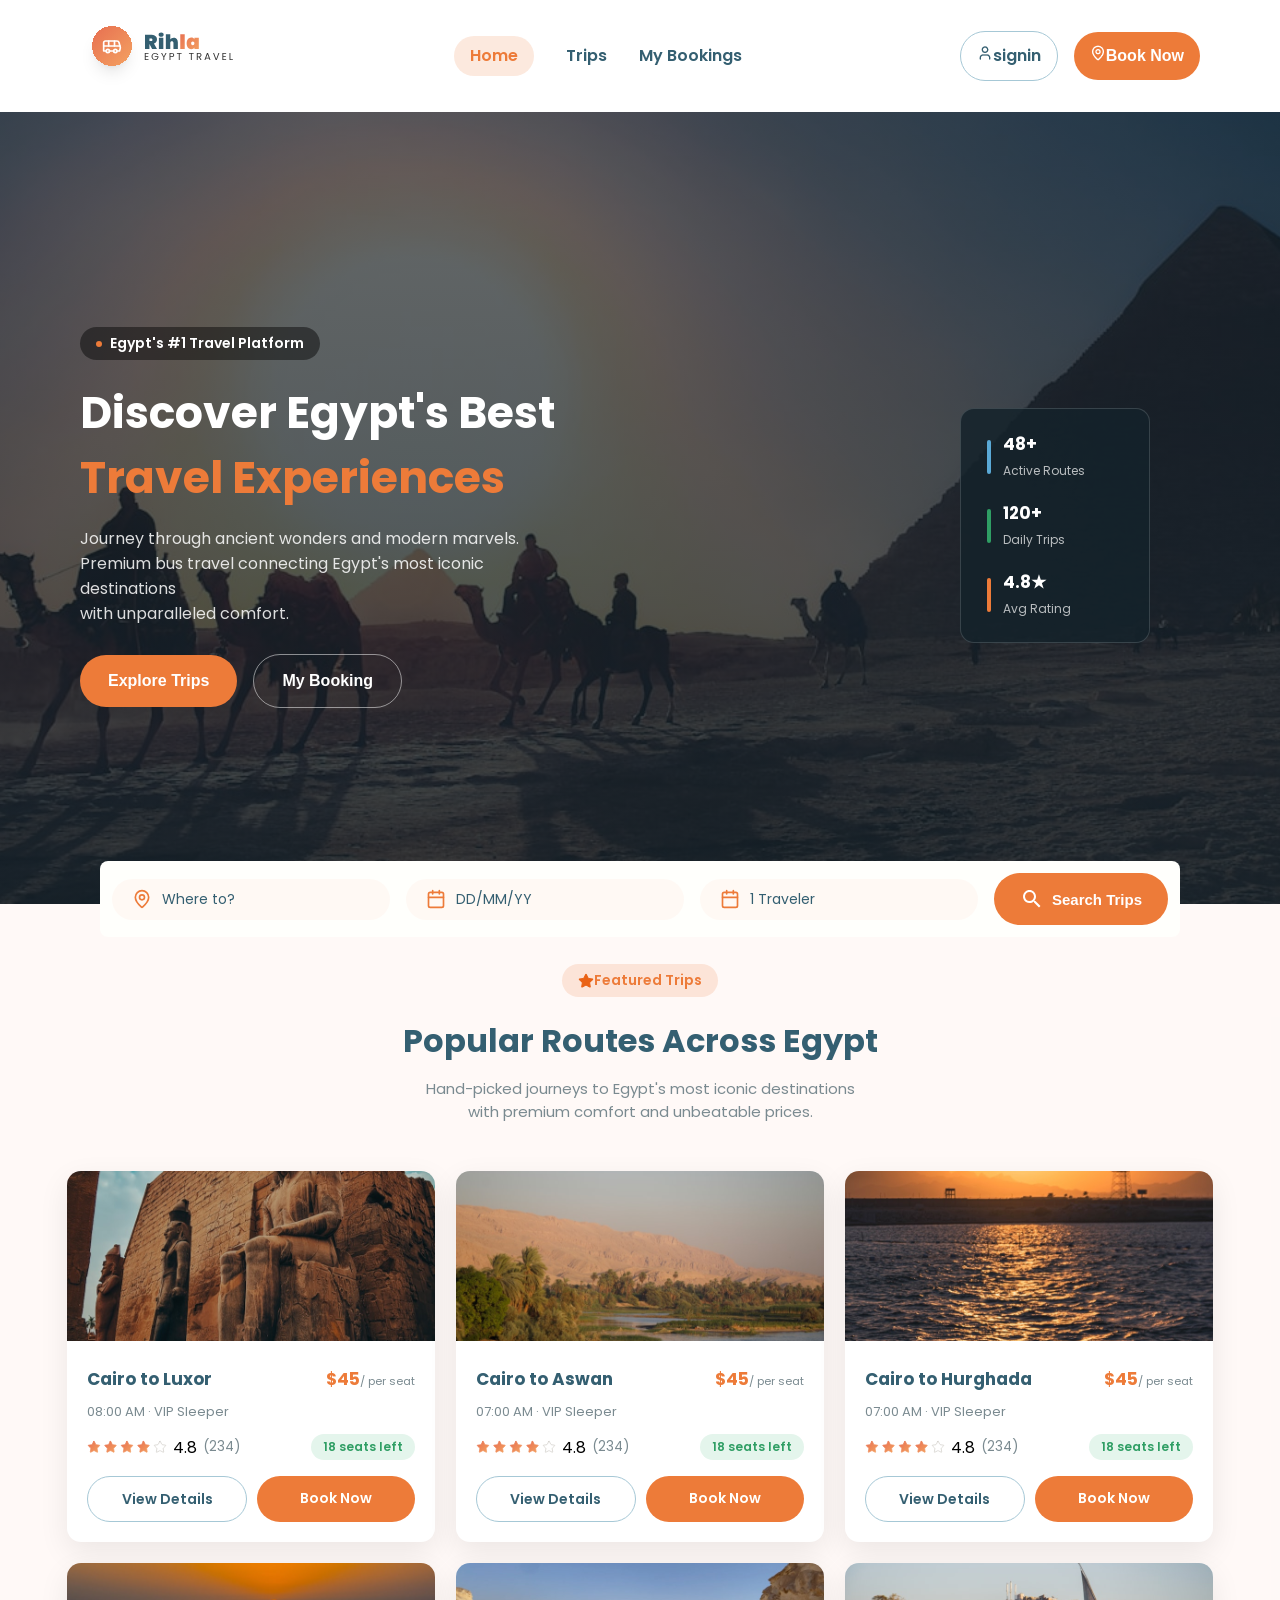
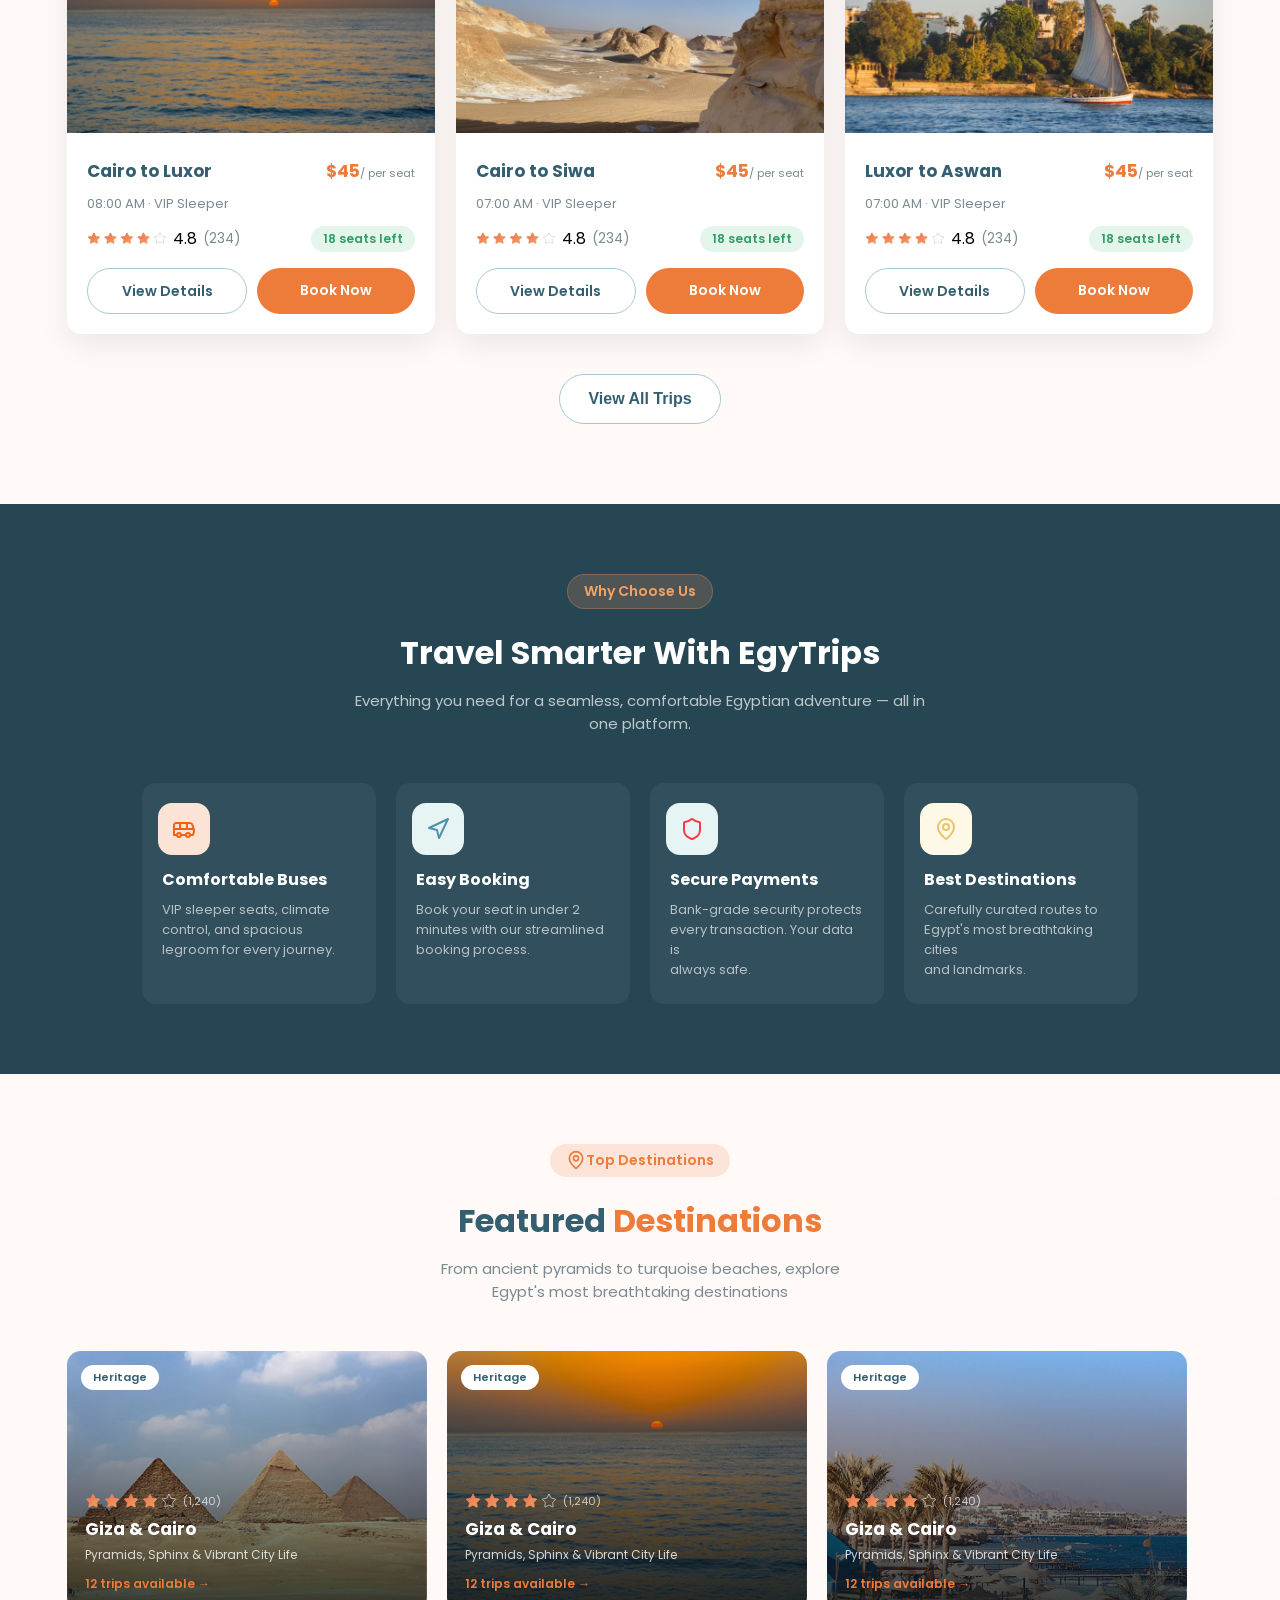
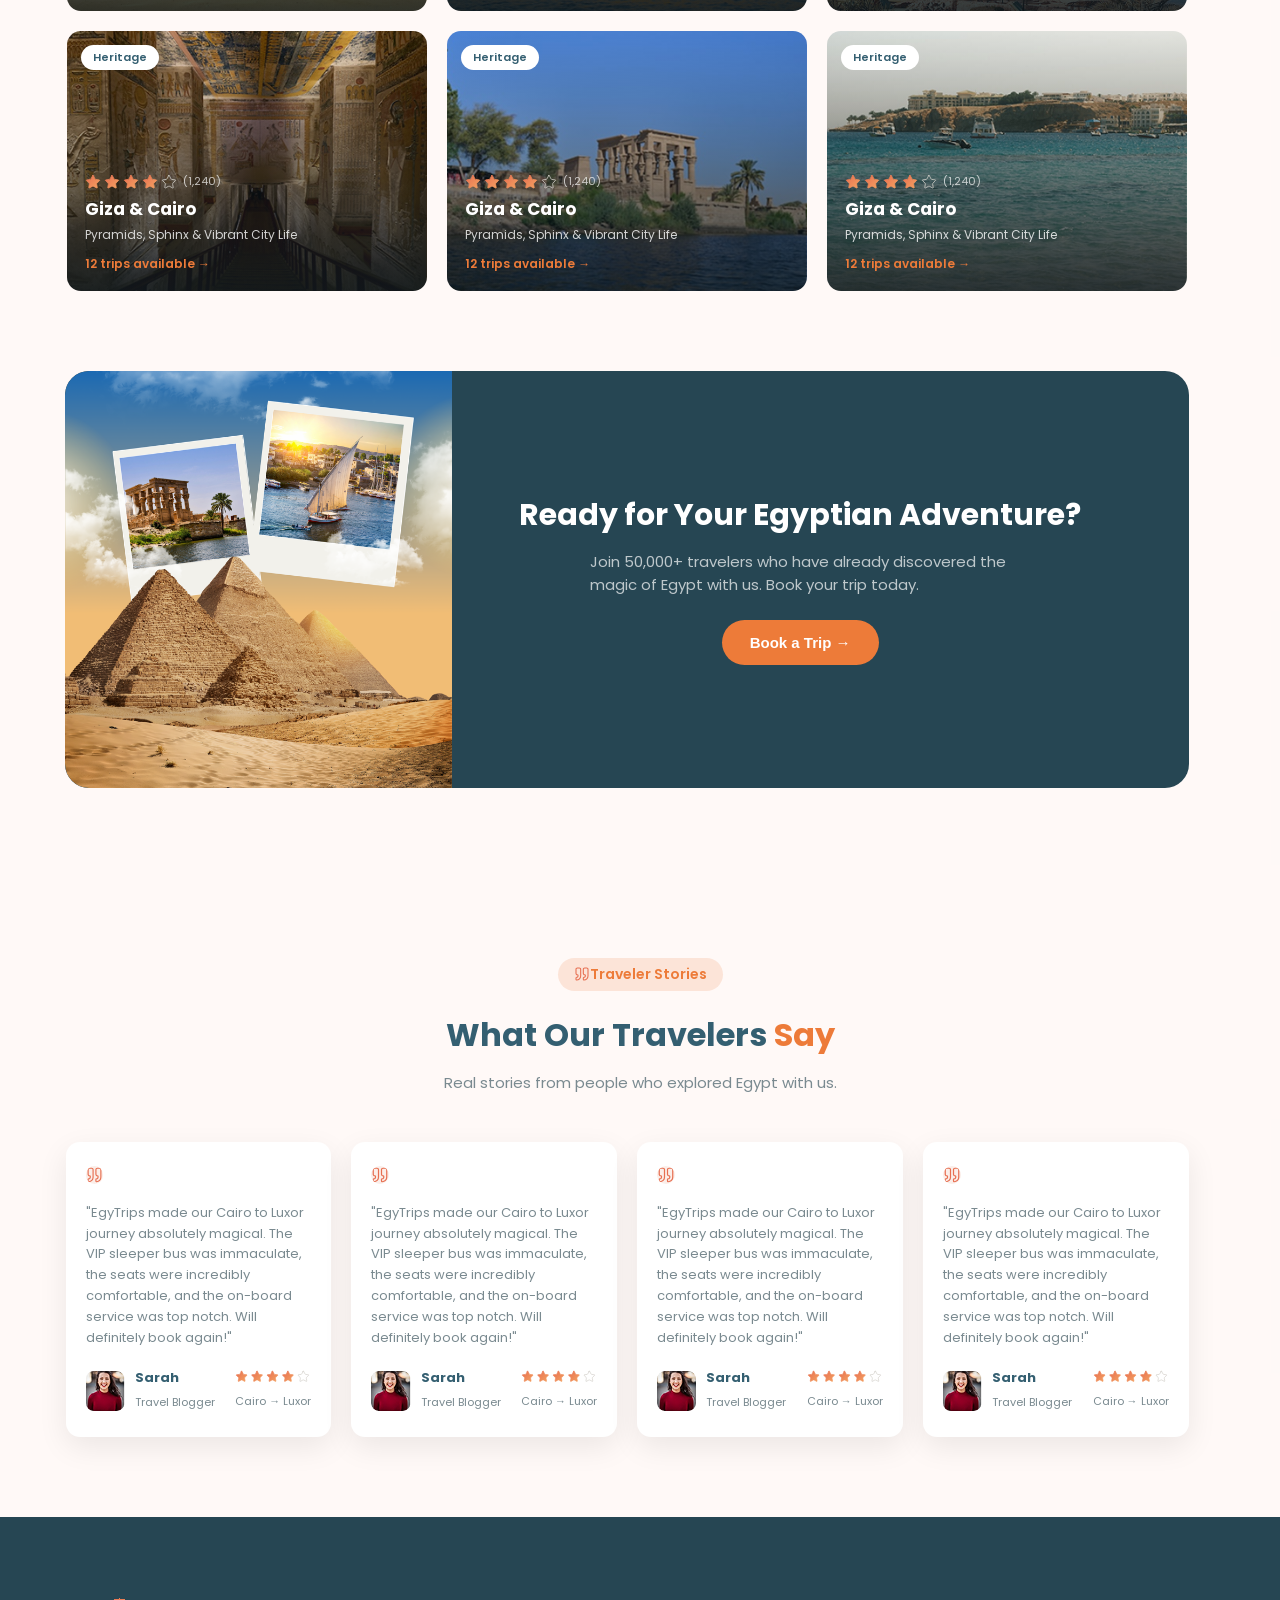
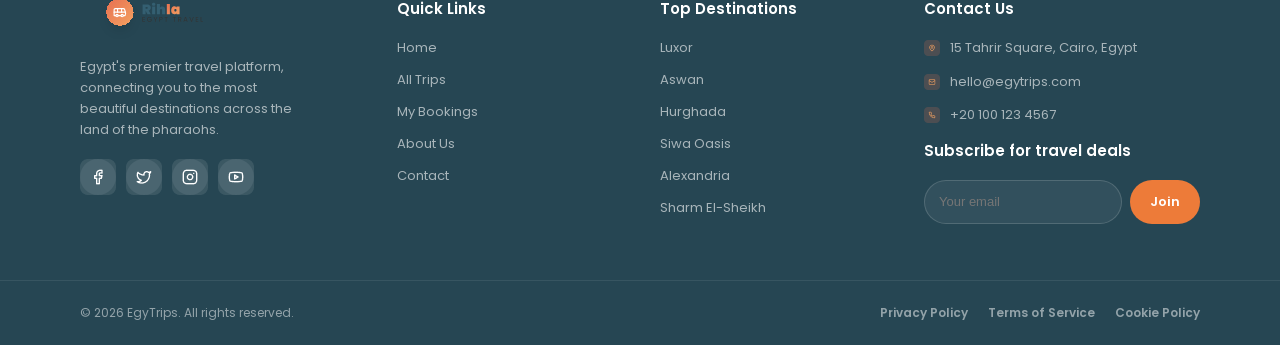
<file: index.html>
<!DOCTYPE html>
<html lang="en">
<head>
    <meta charset="UTF-8">
    <meta name="viewport" content="width=device-width, initial-scale=1.0">
    <title>Rihla Egypt Travel</title>
    <link rel="stylesheet" href="CSS/index-style.css">
    <link rel="stylesheet" href="CSS/index-responsive.css">
    <link rel="preconnect" href="https://fonts.googleapis.com">
    <link rel="preconnect" href="https://fonts.gstatic.com" crossorigin>
    <link href="https://fonts.googleapis.com/css2?family=Barlow:ital,wght@0,100;0,200;0,300;0,400;0,500;0,600;0,700;0,800;0,900;1,100;1,200;1,300;1,400;1,500;1,600;1,700;1,800;1,900&family=Cairo:wght@200..1000&family=Glory:ital,wght@0,100..800;1,100..800&family=Poppins:ital,wght@0,100;0,200;0,300;0,400;0,500;0,600;0,700;0,800;0,900;1,100;1,200;1,300;1,400;1,500;1,600;1,700;1,800;1,900&family=Roboto:ital,wght@0,100..900;1,100..900&display=swap" rel="stylesheet">
</head>
<body>
    <header class="site-header">
        <div class="header-container">
            <img src="images/Logo.svg" alt="Logo">

            <nav>
                <a href="index.html" class="home">Home</a>
                <a href="trips.html">Trips</a>
                <a href="my-bookings.html">My Bookings</a>
            </nav>

            <div class="header-actions">
                
                    <a href="login.html" class="signin"><img src="images/Icon.png" alt="">signin</a>
                    
                
                <button class="book-now"> 
                    <img src="images/Icon (1).png" alt="">Book Now
                    <a href="trips.html"></a>
                </button>

                <svg xmlns="http://www.w3.org/2000/svg" width="1.17em" height="1em" viewBox="0 0 28 24">
	            <path d="M0 0h28v24H0z" fill="none" />
	            <path fill="currentColor" d="M2.61 0h22.431a2.61 2.61 0 1 1 0 5.22H2.61a2.61 2.61 0 1 1 0-5.22m0 9.39h22.431a2.61 2.61 0 1 1 0 5.22H2.61a2.61 2.61 0 1 1 0-5.22m0 9.391h22.431a2.61 2.61 0 1 1 0 5.22H2.61a2.61 2.61 0 1 1 0-5.22" />
                </svg>

            </div>
        </div>
    </header>
    <section class="hero-section">
  <div class="container hero-inner">
     <div class="hero-content">
     <span class="badge badge-dark"><i class="badge-dot"></i>Egypt's #1 Travel Platform</span>
     <h1>Discover Egypt's Best <br> <span class="text-accent">Travel Experiences</span></h1>
     <p>Journey through ancient wonders and modern marvels. <br> Premium bus travel connecting Egypt's most iconic destinations <br> with unparalleled comfort.</p>
      <div class="hero-buttons">
       <button><a href="trips.html" class="btn-explore">Explore Trips</a></button>
       <button><a href="my-bookings.html" class="btn-booking">My Booking</a></button>
      </div>
     </div>

     <div class="hero-stats">
      <div class="stat-item">
        <span class="stat-dot dot-blue"></span>
        <div>
          <strong>48+</strong>
          <small>Active Routes</small>
        </div>
      </div>
      <div class="stat-item">
        <span class="stat-dot dot-green"></span>
        <div>
          <strong>120+</strong>
          <small>Daily Trips</small>
        </div>
      </div>
      <div class="stat-item">
        <span class="stat-dot dot-orange"></span>
        <div>
          <strong>4.8&#9733;</strong>
          <small>Avg Rating</small>
        </div>
      </div>
     </div>
  </div>

  <div class="search-bar">
    <div class="search-field field-where">
        <img src="images/Icon.svg" alt="">
        <span>Where to?</span>
    </div>
    <div class="search-field field-checkin">
        <img src="images/Icon (1).svg" alt=""><span>DD/MM/YY</span>
    </div>
    <div class="search-field field-travelar">
        <img src="images/Icon (1).svg" alt=""><span>1 Traveler</span><svg xmlns="http://www.w3.org/2000/svg" width="1em" height="1em" viewBox="0 0 24 24"><path d="M0 0h24v24H0z" fill="none" /><path fill="none" stroke="currentColor" stroke-linecap="round" stroke-linejoin="round" stroke-width="1.5" d="m6 9l6 6l6-6" /></svg>
    </div>
    <button class="search-btn"><img src="images/ic_sharp-search.svg" alt="">Search Trips</button>
  </div>
</section>

<section class="routes-section">
    <div class="container">
        <div class="section-head">
            <span class="badge badge-light"><img src="images/Icon (3).svg" alt="star"> Featured Trips</span>
            <h2>Popular Routes Across Egypt</h2>
            <p>Hand-picked journeys to Egypt's most iconic destinations<br>with premium comfort and unbeatable prices.</p>
        </div>

        <div class="routes-grid">
            <div class="route-card">
                <img src="images/Container (4).svg" alt="Cairo to Luxor">
                <div class="route-body">
                    <div class="route-row">
                        <h3>Cairo to Luxor</h3>
                        <span class="price">$45<small>/ per seat</small></span>
                    </div>
                    <p class="route-meta">08:00 AM &middot; VIP Sleeper</p>
                    <div class="route-row">
                        <span class="rating"><img src="images/StarRating.svg" alt="stars"> 4.8 <small>(234)</small></span>
                        <span class="seats-left">18 seats left</span>
                    </div>
                    <div class="route-actions">
                        <a href="trip-details.html" class="btn-view">View Details</a>
                        <a href="booking-step1.html" class="btn-book">Book Now</a>
                    </div>
                </div>
            </div>

            <div class="route-card">
                <img src="images/Container (5).svg" alt="Cairo to Aswan">
                <div class="route-body">
                    <div class="route-row">
                        <h3>Cairo to Aswan</h3>
                        <span class="price">$45<small>/ per seat</small></span>
                    </div>
                    <p class="route-meta">07:00 AM &middot; VIP Sleeper</p>
                    <div class="route-row">
                        <span class="rating"><img src="images/StarRating.svg" alt="stars"> 4.8 <small>(234)</small></span>
                        <span class="seats-left">18 seats left</span>
                    </div>
                    <div class="route-actions">
                        <a href="trip-details.html" class="btn-view">View Details</a>
                        <a href="booking-step1.html" class="btn-book">Book Now</a>
                    </div>
                </div>
            </div>

            <div class="route-card">
                <img src="images/Container (6).svg" alt="Cairo to Hurghada">
                <div class="route-body">
                    <div class="route-row">
                        <h3>Cairo to Hurghada</h3>
                        <span class="price">$45<small>/ per seat</small></span>
                    </div>
                    <p class="route-meta">07:00 AM &middot; VIP Sleeper</p>
                    <div class="route-row">
                        <span class="rating"><img src="images/StarRating.svg" alt="stars"> 4.8 <small>(234)</small></span>
                        <span class="seats-left">18 seats left</span>
                    </div>
                    <div class="route-actions">
                        <a href="trip-details.html" class="btn-view">View Details</a>
                        <a href="booking-step1.html" class="btn-book">Book Now</a>
                    </div>
                </div>
            </div>

            <div class="route-card">
                <img src="images/Container (7).svg" alt="Cairo to Luxor">
                <div class="route-body">
                    <div class="route-row">
                        <h3>Cairo to Luxor</h3>
                        <span class="price">$45<small>/ per seat</small></span>
                    </div>
                    <p class="route-meta">08:00 AM &middot; VIP Sleeper</p>
                    <div class="route-row">
                        <span class="rating"><img src="images/StarRating.svg" alt="stars"> 4.8 <small>(234)</small></span>
                        <span class="seats-left">18 seats left</span>
                    </div>
                    <div class="route-actions">
                        <a href="trip-details.html" class="btn-view">View Details</a>
                        <a href="booking-step1.html" class="btn-book">Book Now</a>
                    </div>
                </div>
            </div>

            <div class="route-card">
                <img src="images/Container (8).svg" alt="Cairo to Siwa">
                <div class="route-body">
                    <div class="route-row">
                        <h3>Cairo to Siwa</h3>
                        <span class="price">$45<small>/ per seat</small></span>
                    </div>
                    <p class="route-meta">07:00 AM &middot; VIP Sleeper</p>
                    <div class="route-row">
                        <span class="rating"><img src="images/StarRating.svg" alt="stars"> 4.8 <small>(234)</small></span>
                        <span class="seats-left">18 seats left</span>
                    </div>
                    <div class="route-actions">
                        <a href="trip-details.html" class="btn-view">View Details</a>
                        <a href="booking-step1.html" class="btn-book">Book Now</a>
                    </div>
                </div>
            </div>

            <div class="route-card">
                <img src="images/Container (9).svg" alt="Luxor to Aswan">
                <div class="route-body">
                    <div class="route-row">
                        <h3>Luxor to Aswan</h3>
                        <span class="price">$45<small>/ per seat</small></span>
                    </div>
                    <p class="route-meta">07:00 AM &middot; VIP Sleeper</p>
                    <div class="route-row">
                        <span class="rating"><img src="images/StarRating.svg" alt="stars"> 4.8 <small>(234)</small></span>
                        <span class="seats-left">18 seats left</span>
                    </div>
                    <div class="route-actions">
                        <a href="trip-details.html" class="btn-view">View Details</a>
                        <a href="booking-step1.html" class="btn-book">Book Now</a>
                    </div>
                </div>
            </div>
        </div>

        <div class="view-all-wrap">
            <button class="btn-view-all"><a href="trips.html">View All Trips</a></button>
        </div>
    </div>
</section>
<section class="features-section">
    <div class="container">
        <div class="section-head section-head-light">
            <span class="badge badge-outline"> Why Choose Us</span>
            <h2>Travel Smarter With EgyTrips</h2>
            <p>Everything you need for a seamless, comfortable Egyptian adventure &mdash; all in one platform.</p>
        </div>

        <div class="features-grid">
    <div class="feature-card">
        <div class="feature-icon icon-bus"><img src="images/Container (10).svg" alt=""></div>
        <h3>Comfortable Buses</h3>
        <p>VIP sleeper seats, climate <br> control, and spacious <br> legroom for every journey.</p>
    </div>
    <div class="feature-card">
        <div class="feature-icon icon-booking"><img src="images/Container (11).svg" alt=""></div>
        <h3>Easy Booking</h3>
        <p>Book your seat in under 2 <br> minutes with our streamlined <br> booking process.</p>
    </div>
    <div class="feature-card">
        <div class="feature-icon icon-secure"><img src="images/Container (12).svg" alt=""></div>
        <h3>Secure Payments</h3>
        <p>Bank-grade security protects <br> every transaction. Your data is <br> always safe.</p>
    </div>
    <div class="feature-card">
        <div class="feature-icon icon-destination"><img src="images/Container (13).svg" alt=""></div>
        <h3>Best Destinations</h3>
        <p>Carefully curated routes to <br> Egypt's most breathtaking cities <br> and landmarks.</p>
    </div>
</div>
    </div>
</section>
<section class="destinations-section">
    <div class="container">
        <div class="section-head">
            <span class="badge badge-light"><img src="images/Icon.svg" alt="badge-icon" class="badge-icon"> Top Destinations</span>
            <h2>Featured <span class="text-accent">Destinations</span></h2>
            <p>From ancient pyramids to turquoise beaches, explore<br>Egypt's most breathtaking destinations</p>
        </div>

        <div class="destinations-grid">
            <div class="destination-card dest-img-1">
                <span class="tag-badge">Heritage</span>
                <div class="destination-content">
                    <div class="destination-rating">
                        <img src="images/StarRating.svg" alt="star-icon" class="star-icon">
                        <small>(1,240)</small>
                    </div>
                    <h3>Giza &amp; Cairo</h3>
                    <p>Pyramids, Sphinx &amp; Vibrant City Life</p>
                    <small class="trips-link">12 trips available &#8594;</small>
                </div>
            </div>

            <div class="destination-card dest-img-2">
                <span class="tag-badge">Heritage</span>
                <div class="destination-content">
                    <div class="destination-rating">
                        <img src="images/StarRating.svg" alt="star-icon" class="star-icon">
                        <small>(1,240)</small>
                    </div>
                    <h3>Giza &amp; Cairo</h3>
                    <p>Pyramids, Sphinx &amp; Vibrant City Life</p>
                    <small class="trips-link">12 trips available &#8594;</small>
                </div>
            </div>

            <div class="destination-card dest-img-3">
                <span class="tag-badge">Heritage</span>
                <div class="destination-content">
                    <div class="destination-rating">
                        <img src="images/StarRating.svg" alt="star-icon" class="star-icon">
                        <small>(1,240)</small>
                    </div>
                    <h3>Giza &amp; Cairo</h3>
                    <p>Pyramids, Sphinx &amp; Vibrant City Life</p>
                    <small class="trips-link">12 trips available &#8594;</small>
                </div>
            </div>

            <div class="destination-card dest-img-4">
                <span class="tag-badge">Heritage</span>
                <div class="destination-content">
                    <div class="destination-rating">
                        <img src="images/StarRating.svg" alt="star-icon" class="star-icon">
                        <small>(1,240)</small>
                    </div>
                    <h3>Giza &amp; Cairo</h3>
                    <p>Pyramids, Sphinx &amp; Vibrant City Life</p>
                    <small class="trips-link">12 trips available &#8594;</small>
                </div>
            </div>

            <div class="destination-card dest-img-5">
                <span class="tag-badge">Heritage</span>
                <div class="destination-content">
                    <div class="destination-rating">
                        <img src="images/StarRating.svg" alt="star-icon" class="star-icon">
                        <small>(1,240)</small>
                    </div>
                    <h3>Giza &amp; Cairo</h3>
                    <p>Pyramids, Sphinx &amp; Vibrant City Life</p>
                    <small class="trips-link">12 trips available &#8594;</small>
                </div>
            </div>

            <div class="destination-card dest-img-6">
                <span class="tag-badge">Heritage</span>
                <div class="destination-content">
                    <div class="destination-rating">
                        <img src="images/StarRating.svg" alt="star-icon" class="star-icon">
                        <small>(1,240)</small>
                    </div>
                    <h3>Giza &amp; Cairo</h3>
                    <p>Pyramids, Sphinx &amp; Vibrant City Life</p>
                    <small class="trips-link">12 trips available &#8594;</small>
                </div>
            </div>
        </div>
    </div>
</section>
<section class="cta-section">
    <div class="container">
        <div class="cta-banner">
            <img src="images/picture.png" alt="Egypt adventure" class="cta-image">
            <div class="cta-content">
                <h2>Ready for Your Egyptian Adventure?</h2>
                <p>Join 50,000+ travelers who have already discovered the magic of Egypt with us. Book your trip today.</p>
                <button class="btn-cta">Book a Trip &#8594;</button>
            </div>
        </div>
    </div>
</section>
<section class="testimonials-section">
    <div class="container">
        <div class="section-head">
            <span class="badge badge-light"><img src="images/Icon (4).svg" alt="" class="badge-icon"> Traveler Stories</span>
            <h2>What Our Travelers <span class="text-accent">Say</span></h2>
            <p>Real stories from people who explored Egypt with us.</p>
        </div>

        <div class="testimonials-grid">
            <div class="testimonial-card">
                <img src="images/Icon (4).svg" alt="" class="quote-icon">
                <p>"EgyTrips made our Cairo to Luxor journey absolutely magical. The VIP sleeper bus was immaculate, the seats were incredibly comfortable, and the on-board service was top notch. Will definitely book again!"</p>
                <div class="testimonial-author">
                    <img src="images/Image (Sarah Johnson).png" alt="Sarah" class="author-img">
                    <div class="author-info">
                        <strong>Sarah</strong>
                        <small>Travel Blogger</small>
                    </div>
                    <div class="author-meta">
                        <div class="testimonial-rating">
                            <img src="images/StarRating.svg" alt="" class="star-icon">
                        </div>
                        <small>Cairo &#8594; Luxor</small>
                    </div>
                </div>
            </div>

            <div class="testimonial-card">
                <img src="images/Icon (4).svg" alt="" class="quote-icon">
                <p>"EgyTrips made our Cairo to Luxor journey absolutely magical. The VIP sleeper bus was immaculate, the seats were incredibly comfortable, and the on-board service was top notch. Will definitely book again!"</p>
                <div class="testimonial-author">
                    <img src="images/Image (Sarah Johnson).png" alt="Sarah" class="author-img">
                    <div class="author-info">
                        <strong>Sarah</strong>
                        <small>Travel Blogger</small>
                    </div>
                    <div class="author-meta">
                        <div class="testimonial-rating">
                            <img src="images/StarRating.svg" alt="" class="star-icon">
                        </div>
                        <small>Cairo &#8594; Luxor</small>
                    </div>
                </div>
            </div>

            <div class="testimonial-card">
                <img src="images/Icon (4).svg" alt="" class="quote-icon">
                <p>"EgyTrips made our Cairo to Luxor journey absolutely magical. The VIP sleeper bus was immaculate, the seats were incredibly comfortable, and the on-board service was top notch. Will definitely book again!"</p>
                <div class="testimonial-author">
                    <img src="images/Image (Sarah Johnson).png" alt="Sarah" class="author-img">
                    <div class="author-info">
                        <strong>Sarah</strong>
                        <small>Travel Blogger</small>
                    </div>
                    <div class="author-meta">
                        <div class="testimonial-rating">
                            <img src="images/StarRating.svg" alt="" class="star-icon">
                        </div>
                        <small>Cairo &#8594; Luxor</small>
                    </div>
                </div>
            </div>

            <div class="testimonial-card">
                <img src="images/Icon (4).svg" alt="" class="quote-icon">
                <p>"EgyTrips made our Cairo to Luxor journey absolutely magical. The VIP sleeper bus was immaculate, the seats were incredibly comfortable, and the on-board service was top notch. Will definitely book again!"</p>
                <div class="testimonial-author">
                    <img src="images/Image (Sarah Johnson).png" alt="Sarah" class="author-img">
                    <div class="author-info">
                        <strong>Sarah</strong>
                        <small>Travel Blogger</small>
                    </div>
                    <div class="author-meta">
                        <div class="testimonial-rating">
                            <img src="images/StarRating.svg" alt="" class="star-icon">
                        </div>
                        <small>Cairo &#8594; Luxor</small>
                    </div>
                </div>
            </div>
        </div>
    </div>
</section>
<footer class="site-footer">
    <div class="footer-inner">
        <div class="footer-col footer-brand">
            <div class="footer-logo">
                <img src="images/Logo.svg" alt="Logo" class="footer-logo-icon">
            
            </div>
            <p>Egypt's premier travel platform, connecting you to the most beautiful destinations across the land of the pharaohs.</p>
            <div class="social-links">
                <span><img src="images/Link.png" alt="Facebook"></span>
                <span><img src="images/Link (1).png" alt="Twitter"></span>
                <span><img src="images/Link (2).png" alt="Instagram"></span>
                <span><img src="images/Link (3).png" alt="Youtube"></span>
            </div>
        </div>

        <div class="footer-col">
            <h4>Quick Links</h4>
            <span>Home</span>
            <span>All Trips</span>
            <span>My Bookings</span>
            <span>About Us</span>
            <span>Contact</span>
        </div>

        <div class="footer-col">
            <h4>Top Destinations</h4>
            <span>Luxor</span>
            <span>Aswan</span>
            <span>Hurghada</span>
            <span>Siwa Oasis</span>
            <span>Alexandria</span>
            <span>Sharm El-Sheikh</span>
        </div>

        <div class="footer-col">
            <h4>Contact Us</h4>
            <div class="contact-item">
                <img src="images/Container (2).png" alt="" class="contact-icon">
                <p>15 Tahrir Square, Cairo, Egypt</p>
            </div>
            <div class="contact-item">
                <img src="images/Container (3).png" alt="" class="contact-icon">
                <p>hello@egytrips.com</p>
            </div>
            <div class="contact-item">
                <img src="images/Container (4).png" alt="" class="contact-icon">
                <p>+20 100 123 4567</p>
            </div>
            <h4 class="subscribe-title">Subscribe for travel deals</h4>
            <div class="subscribe-form">
                <input type="email" placeholder="Your email">
                <a href="login.html" class="btn-subscribe">Join</a>
            </div>
        </div>
    </div>

    <div class="footer-bottom">
        <div class="footer-bottom-inner">
            <span>&copy; 2026 EgyTrips. All rights reserved.</span>
            <div class="footer-bottom-links">
                <a href="#">Privacy Policy</a>
                <a href="#">Terms of Service</a>
                <a href="#">Cookie Policy</a>
            </div>
        </div>
    </div>
</footer>
</body>
</html>
</file>
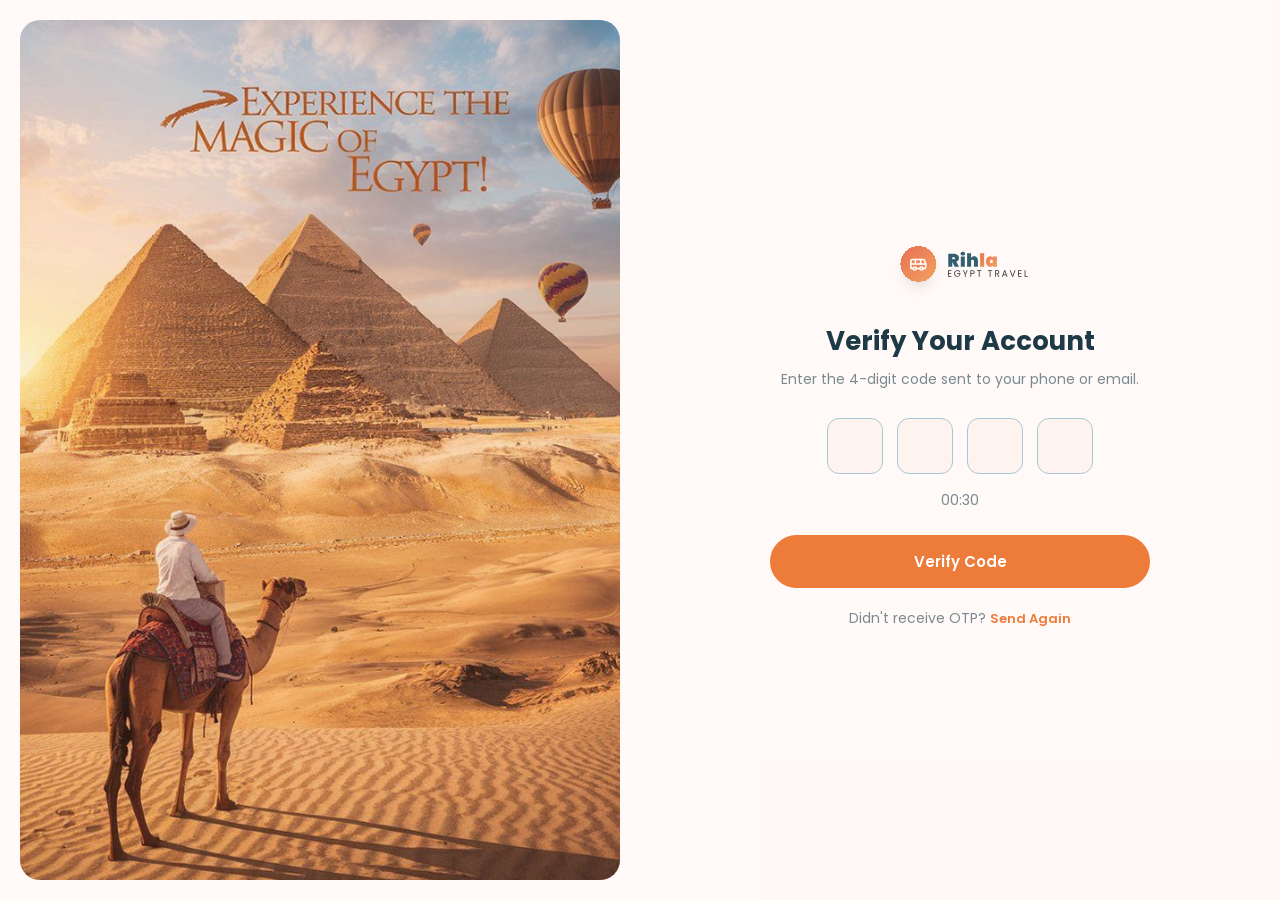
<file: forgot-password-otp.html>
<!DOCTYPE html>
<html lang="en">
<head>
    <meta charset="UTF-8">
    <meta name="viewport" content="width=device-width, initial-scale=1.0">
    <title>Rihla Egypt Travel | Verify Account</title>
    <link rel="stylesheet" href="CSS/forgot-password-otp-style.css">
    <link rel="stylesheet" href="CSS/forgot-password-otp-responsive.css">
    <link rel="preconnect" href="https://fonts.googleapis.com">
    <link rel="preconnect" href="https://fonts.gstatic.com" crossorigin>
    <link href="https://fonts.googleapis.com/css2?family=Poppins:ital,wght@0,100;0,200;0,300;0,400;0,500;0,600;0,700;0,800;0,900&display=swap" rel="stylesheet">
</head>
<body>
    <section class="auth-section">
        <div class="auth-image">
            <img src="images/image 9.png" alt="Experience the magic of Egypt">
        </div>

        <div class="auth-form-wrap">
            <div class="auth-form">
                <div class="auth-logo">
                    <img src="images/Logo.svg" alt="Logo" class="auth-logo-icon">
                </div>

                <h1 class="text-center">Verify Your Account</h1>
                <p class="text-center">Enter the 4-digit code sent to your phone or email.</p>

                <form>
                    <div class="otp-inputs">
                        <input type="text" maxlength="1" class="otp-box">
                        <input type="text" maxlength="1" class="otp-box">
                        <input type="text" maxlength="1" class="otp-box">
                        <input type="text" maxlength="1" class="otp-box">
                    </div>

                    <p class="otp-timer">00:30</p>

                    <a href="reset-password.html" class="btn-login">Verify Code</a>
                </form>

                <p class="auth-footer-text">Didn't receive OTP? <a href="#" class="link-orange">Send Again</a></p>
            </div>
        </div>
    </section>
</body>
</html>
</file>
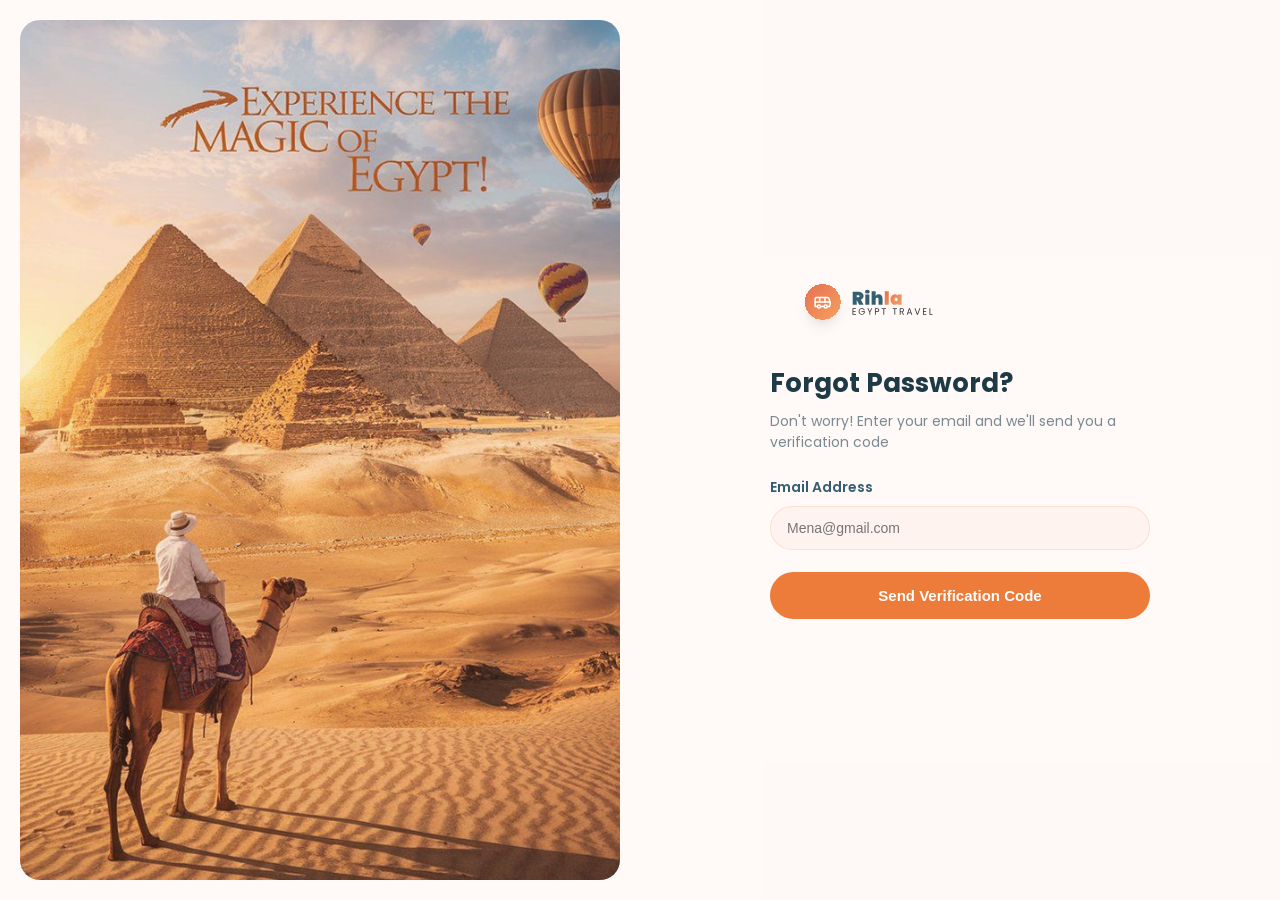
<file: forgot-password.html>
<!DOCTYPE html>
<html lang="en">
<head>
    <meta charset="UTF-8">
    <meta name="viewport" content="width=device-width, initial-scale=1.0">
    <title>Rihla Egypt Travel | Forgot Password</title>
    <link rel="stylesheet" href="CSS/forgot-password-style.css">
    <link rel="stylesheet" href="CSS/forgot-password-responsive.css">
    <link rel="preconnect" href="https://fonts.googleapis.com">
    <link rel="preconnect" href="https://fonts.gstatic.com" crossorigin>
    <link href="https://fonts.googleapis.com/css2?family=Poppins:ital,wght@0,100;0,200;0,300;0,400;0,500;0,600;0,700;0,800;0,900&display=swap" rel="stylesheet">
</head>
<body>
    <section class="auth-section">
        <div class="auth-image">
            <img src="images/image 9.png" alt="Experience the magic of Egypt">
        </div>

        <div class="auth-form-wrap">
            <div class="auth-form">
                <div class="auth-logo">
                    <img src="images/Logo.svg" alt="Logo" class="auth-logo-icon">
                    
                </div>

                <h1>Forgot Password?</h1>
                <p>Don't worry! Enter your email and we'll send you a verification code</p>

                <form>
                    <div class="form-group">
                        <label>Email Address</label>
                        <input type="email" placeholder="Mena@gmail.com">
                    </div>

                    <button type="submit" class="btn-login">Send Verification Code</button>
                </form>
            </div>
        </div>
    </section>
</body>
</html>
</file>
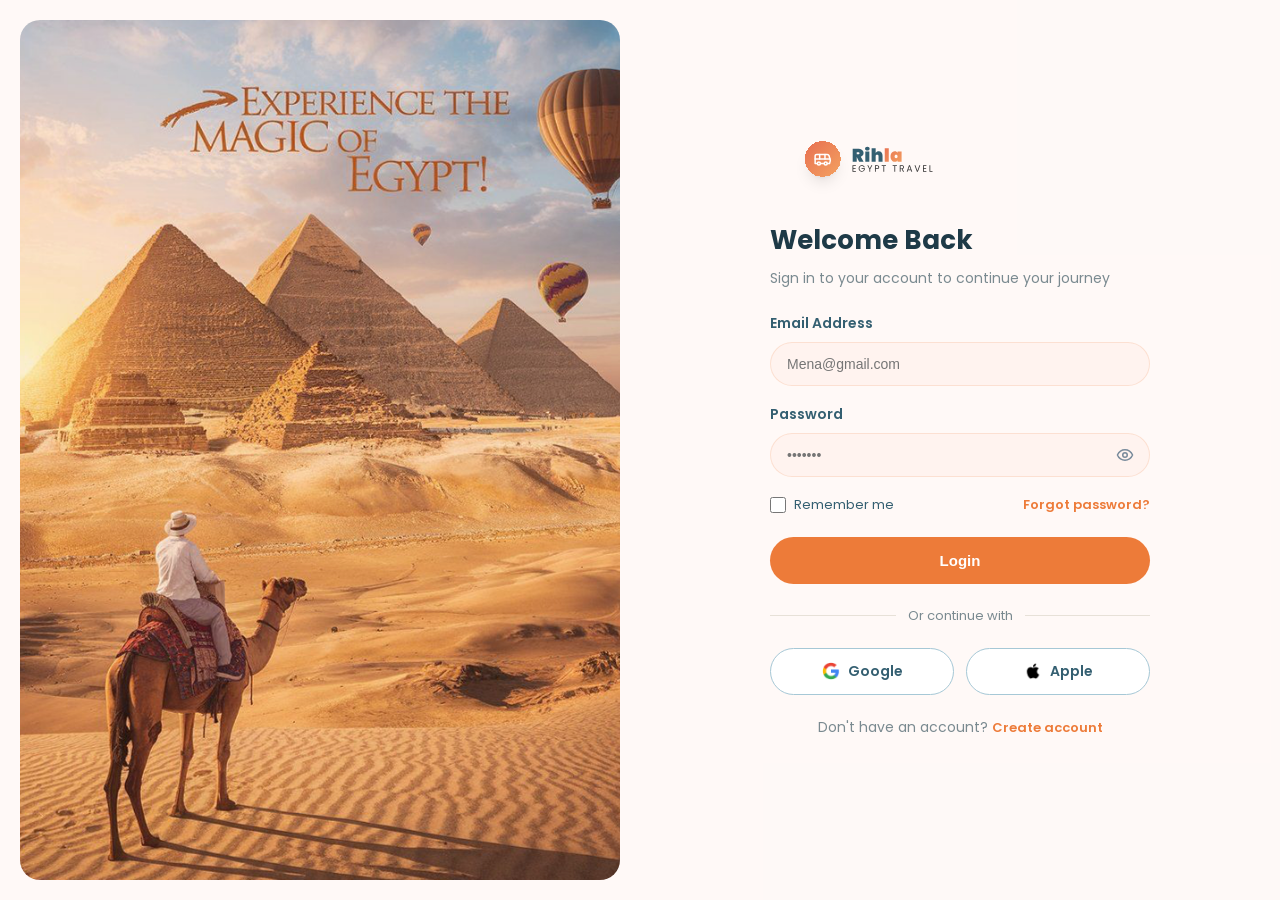
<file: login.html>
<!DOCTYPE html>
<html lang="en">
<head>
    <meta charset="UTF-8">
    <meta name="viewport" content="width=device-width, initial-scale=1.0">
    <title>Rihla Egypt Travel | Login</title>
    <link rel="stylesheet" href="CSS/login-style.css">
    <link rel="stylesheet" href="CSS/login-responsive.css">
    <link rel="preconnect" href="https://fonts.googleapis.com">
    <link rel="preconnect" href="https://fonts.gstatic.com" crossorigin>
    <link href="https://fonts.googleapis.com/css2?family=Poppins:ital,wght@0,100;0,200;0,300;0,400;0,500;0,600;0,700;0,800;0,900&display=swap" rel="stylesheet">
</head>
<body>
    <section class="auth-section">
        <div class="auth-image">
            <img src="images/image 9.png" alt="Experience the magic of Egypt">
        </div>

        <div class="auth-form-wrap">
            <div class="auth-form">
                <div class="auth-logo">
                    <img src="images/Logo.svg" alt="Logo" class="auth-logo-icon">
                    
                </div>

                <h1>Welcome Back</h1>
                <p>Sign in to your account to continue your journey</p>

                <form>
                    <div class="form-group">
                        <label>Email Address</label>
                        <input type="email" placeholder="Mena@gmail.com">
                    </div>

                    <div class="form-group">
                        <label>Password</label>
                        <div class="password-field">
                            <input type="password" placeholder="&#8226;&#8226;&#8226;&#8226;&#8226;&#8226;&#8226;">
                            <img src="images/eye.svg" alt="" class="password-toggle">
                        </div>
                    </div>

                    <div class="form-row">
                        <label class="checkbox-label">
                            <input type="checkbox">
                            Remember me
                        </label>
                        <a href="forgot-password.html" class="link-orange">Forgot password?</a>
                    </div>

                    <button type="submit" class="btn-login">Login</button>
                </form>

                <div class="divider"><span>Or continue with</span></div>

                <div class="social-buttons">
    <a href="https://accounts.google.com/signin" target="_blank" class="btn-social">
        <img src="images/Icon (2).png" alt="Google">
        Google
    </a>
    <a href="https://appleid.apple.com/sign-in" target="_blank" class="btn-social">
        <img src="images/mdi_apple.png" alt="Apple">
        Apple
    </a>
</div>

                <p class="auth-footer-text">Don't have an account? <a href="signup.html" class="link-orange">Create account</a></p>
            </div>
        </div>
    </section>
</body>
</html>
</file>
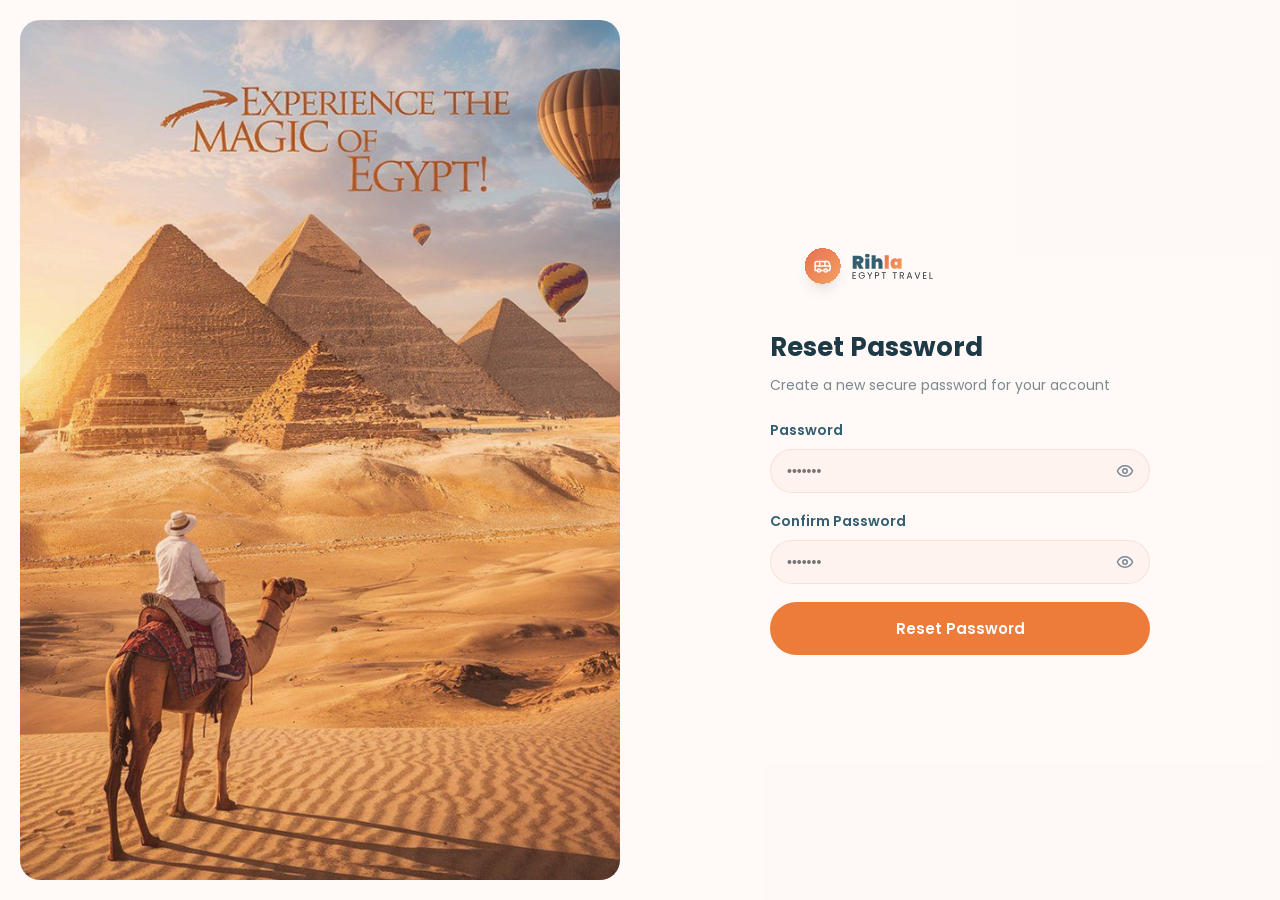
<file: reset-password.html>
<!DOCTYPE html>
<html lang="en">
<head>
    <meta charset="UTF-8">
    <meta name="viewport" content="width=device-width, initial-scale=1.0">
    <title>Rihla Egypt Travel | Reset Password</title>
    <link rel="stylesheet" href="CSS/reset-password-style.css">
    <link rel="stylesheet" href="CSS/reset-password-responsive.css">
    <link rel="preconnect" href="https://fonts.googleapis.com">
    <link rel="preconnect" href="https://fonts.gstatic.com" crossorigin>
    <link href="https://fonts.googleapis.com/css2?family=Poppins:ital,wght@0,100;0,200;0,300;0,400;0,500;0,600;0,700;0,800;0,900&display=swap" rel="stylesheet">
</head>
<body>
    <section class="auth-section">
        <div class="auth-image">
            <img src="images/image 9.png" alt="Experience the magic of Egypt">
        </div>

        <div class="auth-form-wrap">
            <div class="auth-form">
                <div class="auth-logo">
                    <img src="images/Logo.svg" alt="Logo" class="auth-logo-icon">
                    
                </div>

                <h1>Reset Password</h1>
                <p>Create a new secure password for your account</p>

                <form>
                    <div class="form-group">
                        <label>Password</label>
                        <div class="password-field">
                            <input type="password" placeholder="&#8226;&#8226;&#8226;&#8226;&#8226;&#8226;&#8226;">
                            <img src="images/eye.svg" alt="" class="password-toggle">
                        </div>
                    </div>

                    <div class="form-group">
                        <label>Confirm Password</label>
                        <div class="password-field">
                            <input type="password" placeholder="&#8226;&#8226;&#8226;&#8226;&#8226;&#8226;&#8226;">
                            <img src="images/eye.svg" alt="" class="password-toggle">
                        </div>
                    </div>

                    <a href="login.html" class="btn-login">Reset Password</a>
                </form>
            </div>
        </div>
    </section>
</body>
</html>
</file>
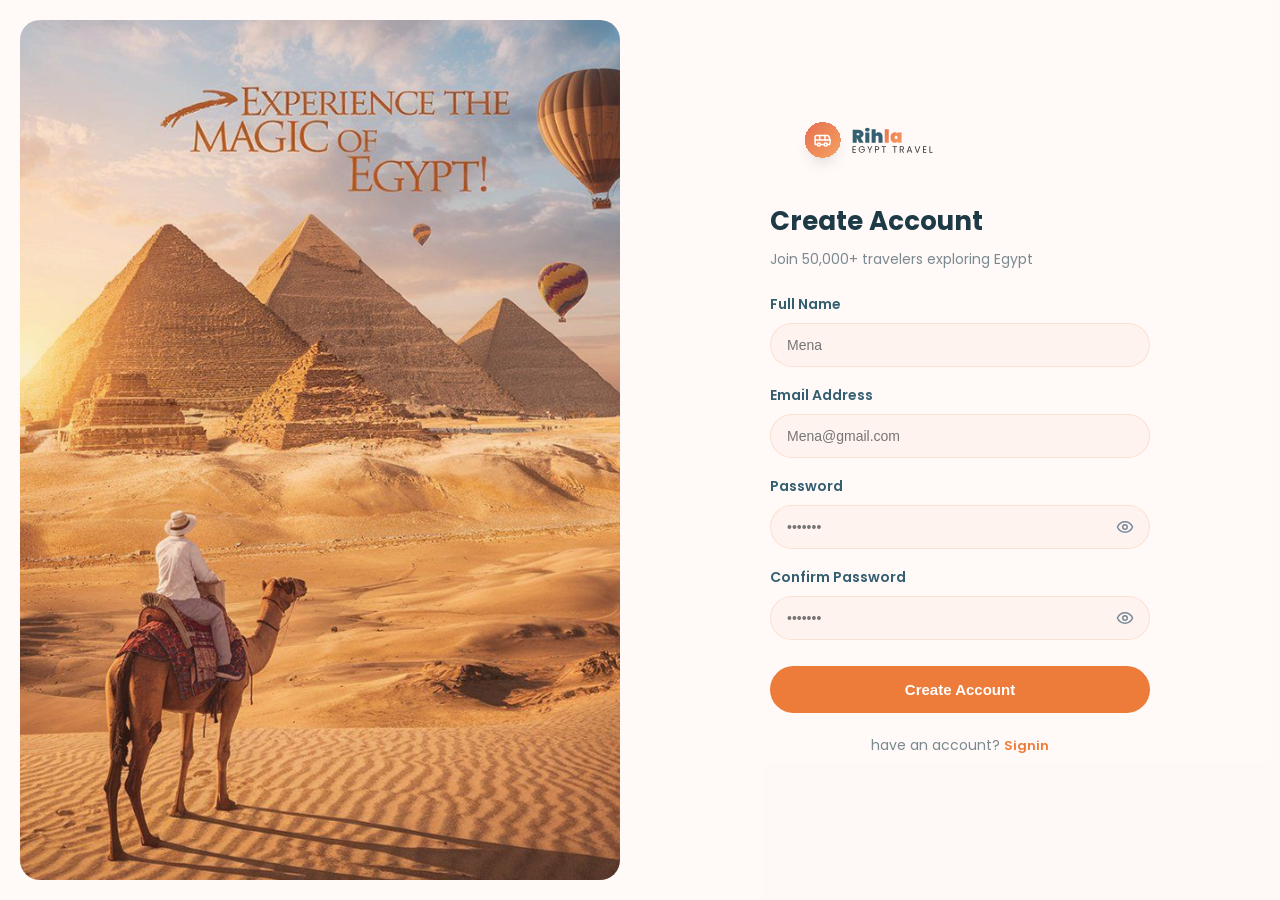
<file: signup.html>
<!DOCTYPE html>
<html lang="en">
<head>
    <meta charset="UTF-8">
    <meta name="viewport" content="width=device-width, initial-scale=1.0">
    <title>Rihla Egypt Travel | Create Account</title>
    <link rel="stylesheet" href="CSS/signup-style.css">
    <link rel="stylesheet" href="CSS/signup-responsive.css">
    <link rel="preconnect" href="https://fonts.googleapis.com">
    <link rel="preconnect" href="https://fonts.gstatic.com" crossorigin>
    <link href="https://fonts.googleapis.com/css2?family=Poppins:ital,wght@0,100;0,200;0,300;0,400;0,500;0,600;0,700;0,800;0,900&display=swap" rel="stylesheet">
</head>
<body>
    <section class="auth-section">
        <div class="auth-image">
            <img src="images/image 9.png" alt="Experience the magic of Egypt">
        </div>

        <div class="auth-form-wrap">
            <div class="auth-form">
                <div class="auth-logo">
                    <img src="images/Logo.svg" alt="Logo" class="auth-logo-icon">
                    
                </div>

                <h1>Create Account</h1>
                <p>Join 50,000+ travelers exploring Egypt</p>

                <form>
                    <div class="form-group">
                        <label>Full Name</label>
                        <input type="text" placeholder="Mena">
                    </div>

                    <div class="form-group">
                        <label>Email Address</label>
                        <input type="email" placeholder="Mena@gmail.com">
                    </div>

                    <div class="form-group">
                        <label>Password</label>
                        <div class="password-field">
                            <input type="password" placeholder="&#8226;&#8226;&#8226;&#8226;&#8226;&#8226;&#8226;">
                            <img src="images/eye.svg" alt="" class="password-toggle">
                        </div>
                    </div>

                    <div class="form-group">
                        <label>Confirm Password</label>
                        <div class="password-field">
                            <input type="password" placeholder="&#8226;&#8226;&#8226;&#8226;&#8226;&#8226;&#8226;">
                            <img src="images/eye.svg" alt="" class="password-toggle">
                        </div>
                    </div>

                    <button type="submit" class="btn-login">Create Account</button>
                </form>

                <p class="auth-footer-text">have an account? <a href="login.html" class="link-orange">Signin</a></p>
            </div>
        </div>
    </section>
</body>
</html>
</file>
<file: CSS/index-style.css>
*{
    padding: 0;
    margin: 0;
    box-sizing: border-box;
}
body{
    font-family: "Poppins", sans-serif;
}
.site-header{
    background-color: #ffffff;
}
.header-container{
    padding: 24px 80px;
    display: flex;
    flex-direction: row;
    justify-content: space-between;
}
nav{
    gap: 32px;
    display: flex;
    flex-direction: row;
    align-items: center;
    justify-content: center;
}
a {
  text-decoration: none;
  color: #345F71;
  font-weight: 600;
  font-style: SemiBold;
  font-size: 16px;
  line-height: 24px;
  letter-spacing: 0px;
}
a.home{
  text-decoration: none;
  color: #ED7B39;
  font-weight: 600;
  font-style: SemiBold;
  font-size: 16px;
  line-height: 24px;
  letter-spacing: 0px;
  background-color: #F0925C33;
  border-radius: 999px;
  padding: 8px 16px;
}
.header-actions{
    display: flex;
    flex-direction: row;
    gap: 16px;
    align-items: center;
    justify-content: center;
}
.signin{
    color: #345F71;
    font-weight: 600;
    font-style: SemiBold;
    font-size: 16px;
    line-height: 24px;
    letter-spacing: 0px;
    text-align: center;
    border-radius: 999px;
    border: 1px solid #A6C8D6;
    cursor: pointer;
    padding: 12px 16px;
    gap: 6px;
}
.book-now{
    color: #ffffff;
    font-weight: 600;
    font-style: SemiBold;
    font-size: 16px;
    line-height: 24px;
    letter-spacing: 0px;
    text-align: center;
    border-radius: 999px;
    border: none;
    cursor: pointer;
    background-color: #ED7B39;
    padding: 12px 16px;
    gap: 6px;
}
svg{
    color: #345F71;
    display: none;
}
.hero-section{
    background-image: linear-gradient(180deg, rgba(20,35,43,0.65), rgba(20,35,43,0.8)), url(../images/Image\ \(Egypt\ pyramids\).svg);
    background-size: cover;
    background-position: center;
    background-repeat: no-repeat;
    min-height: 792px;
    width: 100%;
    display: flex;
    flex-direction: column;
    padding-top: 90px;
}
.hero-inner{
    display: flex;
    flex-direction: row;
    align-items: flex-start;
    justify-content: space-between;
    gap: 40px;
    flex: 1;
}
.hero-content{
    max-width: 560px;
    padding-top: 125px;
    padding-left: 80px;
}
.badge{
    display: inline-flex;
    align-items: center;
    border-radius: 999px;
    font-size: 14px;
    font-weight: 600;
    padding: 6px 16px;
    margin-bottom: 20px;
}
.badge-dark{
    background-color: #00000073;
    color: #ffffff;
}
.badge-dot{
    display: inline-block;
    width: 6px;
    height: 6px;
    border-radius: 999px;
    background-color: #ED7B39;
    margin-right: 8px;
}
.hero-content h1{
    color: #ffffff;
    font-size: 44px;
    font-weight: 700;
    margin-bottom: 16px;
}
.text-accent{
    color: #ED7B39;
}
.hero-content p{
    color: #FFFFFFD9;
    font-size: 16px;
    font-weight: 400;
    margin-bottom: 28px;
}
.hero-buttons{
    display: flex;
    flex-direction: row;
    gap: 16px;
}
.hero-buttons button{
    border: none;
    background-color: transparent;
    cursor: pointer;
}
.btn-explore{
    background-color: #ED7B39;
    color: #ffffff;
    padding: 14px 28px;
    border-radius: 999px;
    display: inline-block;
    white-space: nowrap;
}
.btn-booking{
    background-color: transparent;
    color: #ffffff;
    border: 1px solid #FFFFFF80;
    padding: 14px 28px;
    border-radius: 999px;
    display: inline-block;
    white-space: nowrap;
}

.hero-stats{
    background-color: #14232BD9;
    border: 1px solid #FFFFFF26;
    border-radius: 14px;
    padding: 22px 26px;
    display: flex;
    flex-direction: column;
    gap: 18px;
    min-width: 190px;
    flex-shrink: 0;
    margin-top: 206px;
    margin-right: 130px;
}
.stat-item{
    display: flex;
    flex-direction: row;
    align-items: center;
    gap: 12px;
}
.stat-dot{
    width: 4px;
    height: 34px;
    border-radius: 4px;
    flex-shrink: 0;
}
.dot-blue{ background-color: #5AA9D6; }
.dot-green{ background-color: #2F9E64; }
.dot-orange{ background-color: #ED7B39; }
.stat-item strong{
    display: block;
    color: #ffffff;
    font-size: 17px;
    font-weight: 700;
}
.stat-item small{
    color: #FFFFFFB3;
    font-size: 12px;
}

.search-bar{
    max-width: 1080px;
    width: 90%;
    margin: 0 auto;
    margin-bottom: -33px;
    background-color: #FFFFFC;
    border-radius: 8px;
    display: flex;
    flex-direction: row;
    align-items: center;
    padding: 12px;
    gap: 16px;
}
.search-field{
    flex: 1;
    display: flex;
    flex-direction: row;
    align-items: center;
    gap: 10px;
    padding: 10px 20px;
    border-radius: 999px;
    background-color: #F0925C0D;
}
.search-field span{
    font-size: 14px;
    color: #345F71;
}
.search-btn{
    background-color: #ED7B39;
    color: #ffffff;
    border: none;
    border-radius: 999px;
    padding: 14px 26px;
    font-weight: 600;
    font-size: 15px;
    display: flex;
    align-items: center;
    gap: 8px;
    cursor: pointer;
}
.routes-section{
    padding: 60px 0 80px;
    background-color: #F0925C0D;
}
.section-head{
    text-align: center;
    max-width: 600px;
    margin: 0 auto 48px;
}
.badge-light{
    background-color: #F0925C33;
    color: #ED7B39;
}
.section-head h2{
    color: #345F71;
    font-size: 32px;
    font-weight: 700;
    margin-bottom: 12px;
}
.section-head p{
    color: #7A8A90;
    font-size: 15px;
    font-weight: 400;
}

.routes-grid{
    display: flex;
    flex-direction: row;
    flex-wrap: wrap;
    gap: 20.5px;
    padding: 0 67px;
}
.route-card{
    width: calc((100% - 2*20.5px) / 3);
    background-color: #ffffff;
    border-radius: 14px;
    overflow: hidden;
    box-shadow: 0 10px 30px #00000014;
}
.route-card img{
    width: 100%;
    height: 170px;
    object-fit: cover;
}
.route-body{
    padding: 18px 20px 20px;
}
.route-row{
    display: flex;
    flex-direction: row;
    align-items: center;
    justify-content: space-between;
    margin-bottom: 10px;
}
.route-row img{
    width: 40;
    height: 16;
    opacity: 1;
    gap: 3px;

}
.route-row h3{
    color: #345F71;
    font-size: 17px;
    font-weight: 700;
}
.price{
    color: #ED7B39;
    font-weight: 700;
    font-size: 17px;
}
.price small{
    color: #7A8A90;
    font-weight: 400;
    font-size: 11px;
}
.route-meta{
    color: #7A8A90;
    font-size: 13px;
    margin-bottom: 12px;
}
.rating img {
    width: 80px; 
    height: auto;
    display: inline-block;
    vertical-align: middle;
}


.rating {
    display: flex;
    align-items: center;
    gap: 6px; 
}
.rating small{
    color: #7A8A90;
    font-weight: 400;
}
.seats-left{
    background-color: #E4F5EC;
    color: #2F9E64;
    font-size: 12px;
    font-weight: 600;
    padding: 4px 12px;
    border-radius: 999px;
}
.route-actions{
    display: flex;
    flex-direction: row;
    gap: 10px;
    margin-top: 16px;
}
.route-actions a{
    flex: 1;
    border-radius: 999px;
    padding: 10px;
    font-weight: 600;
    font-size: 14px;
    cursor: pointer;
    text-decoration: none;  
    text-align: center;    
    display: inline-block;
}
.btn-view{
    background-color: #ffffff;
    border: 1px solid #A6C8D6 !important;
    color: #345F71;

}
.btn-book{
    background-color: #ED7B39;
    color: #FFFFFC;
}
.view-all-wrap{
    text-align: center;
    margin-top: 40px;
}
.btn-view-all{
    background-color: #ffffff;
    color: #345F71;
    border: 1px solid #A6C8D6;
    border-radius: 999px;
    padding: 12px 28px;
    font-weight: 600;
    font-size: 15px;
    cursor: pointer;
}
.features-section{
    background-color: #264653;
    padding: 70px 0;
}
.badge-outline{
    background-color: #F0925C33;
    color: #F4A261;
    border: 1px solid #F0925C4D;
}
.section-head-light h2{
    color: #ffffff;
}
.section-head-light p{
    color: #FFFFFFB3;
}

.features-grid{
    display: flex;
    flex-direction: row;
    flex-wrap: wrap;
    gap: 20px;
    padding: 0 141.99px;
}
.feature-card{
    width: calc((100% - 3*20px) / 4);
    background-color: #FFFFFF0D;
    border-radius: 14px;
    padding: 24px 20px;
}
.feature-icon{
    width: 44px;
    height: 44px;
    display: flex;
    align-items: center;
    justify-content: center;
    border-radius: 10px;
    font-size: 20px;
    margin-bottom: 16px;
}
.icon-bus{ background-color: #F0925C33; }
.icon-booking{ background-color: #D6ECF033; }
.icon-secure{ background-color: #FFD6D633; }
.icon-destination{ background-color: #FFEBC933; }
.feature-card h3{
    color: #ffffff;
    font-size: 16px;
    font-weight: 700;
    margin-bottom: 8px;
}
.feature-card p{
    color: #FFFFFFA6;
    font-size: 13px;
    font-weight: 400;
}
.feature-icon img{
    width: 52px;
    height: 52px;
    object-fit: contain;
}
.destinations-section{
    padding: 70px 0 80px;
    background-color: #F0925C0D;
}
.destinations-grid{
    display: flex;
    flex-direction: row;
    flex-wrap: wrap;
    gap: 20.5px;
    padding-left: 67px;
    padding-right: 93px;
}
.destination-card{
    width: calc((100% - 2*20.5px) / 3);
    height: 260px;
    border-radius: 14px;
    background-size: cover;
    background-position: center;
    background-repeat: no-repeat;
    position: relative;
    display: flex;
    flex-direction: column;
    justify-content: flex-end;
    padding: 16px 18px;
}
.dest-img-1{ background-image: linear-gradient(180deg, rgba(15,25,30,0), rgba(15,25,30,0.85)), url(../images/Image\ \(Giza\ &\ Cairo\).png); }
.dest-img-2{ background-image: linear-gradient(180deg, rgba(15,25,30,0), rgba(15,25,30,0.85)), url(../images/Image\ \(Alexandria\).png); }
.dest-img-3{ background-image: linear-gradient(180deg, rgba(15,25,30,0), rgba(15,25,30,0.85)), url(../images/Image\ \(Sharm\ El\ Sheikh\).png); }
.dest-img-4{ background-image: linear-gradient(180deg, rgba(15,25,30,0), rgba(15,25,30,0.85)), url(../images/Image\ \(Luxor\).png); }
.dest-img-5{ background-image: linear-gradient(180deg, rgba(15,25,30,0), rgba(15,25,30,0.85)), url(../images/Image\ \(Aswan\).png); }
.dest-img-6{ background-image: linear-gradient(180deg, rgba(15,25,30,0), rgba(15,25,30,0.85)), url(../images/Image\ \(Hurghada\).png); }

.tag-badge{
    position: absolute;
    top: 14px;
    left: 14px;
    background-color: #ffffff;
    font-size: 11px;
    font-weight: 600;
    color: #345F71;
    padding: 4px 12px;
    border-radius: 999px;
}
.destination-content{
    color: #ffffff;
}
.destination-rating{
    display: flex;
    align-items: center;
    gap: 2px;
    margin-bottom: 6px;
}
.destination-rating .star-icon{
    width: 92px;
    height: 16px;
}
.destination-rating small{
    color: #FFFFFFB3;
    font-size: 11px;
    margin-left: 4px;
}
.destination-content h3{
    color: #ffffff;
    font-size: 17px;
    font-weight: 700;
    margin-bottom: 4px;
}
.destination-content p{
    color: #FFFFFFCC;
    font-size: 12px;
    margin-bottom: 6px;
}
.trips-link{
    color: #ED7B39;
    font-weight: 600;
    font-size: 12px;
}
.cta-section{
    background-color: #F0925C0D;
    padding-left: 65px;
    padding-right: 91px;
    padding-bottom: 100px;
}
.cta-banner{
    display: flex;
    flex-direction: row;
    align-items: stretch;
    background-color: #264653;
    border-radius: 24px;
    overflow: hidden;
    padding-left: 65px;
    padding-right: 91px;
}
.cta-image{
    flex: 0 0 40%;
    width: 30%;
    object-fit: cover;
    margin-left: -65px;
    border-radius: 24px 0 0 24px;
}
.cta-content{
    flex: 1;
    display: flex;
    flex-direction: column;
    justify-content: center;
    padding: 50px 0 50px 50px;
    align-items: center;
}
.cta-content h2{
    color: #ffffff;
    font-size: 30px;
    font-weight: 700;
    margin-bottom: 12px;
}
.cta-content p{
    color: #FFFFFFB3;
    font-size: 15px;
    max-width: 420px;
    margin-bottom: 24px;
}
.btn-cta{
    background-color: #ED7B39;
    color: #ffffff;
    border: none;
    border-radius: 999px;
    padding: 14px 28px;
    font-weight: 600;
    font-size: 15px;
    cursor: pointer;
    width: fit-content;
}
.testimonials-section{
    padding: 70px 0 80px;
    background-color: #F0925C0D;

}
.testimonials-grid{
    display: flex;
    flex-direction: row;
    gap: 20px;
    padding-left: 65.5px;
    padding-right: 91.5px;
}
.testimonial-card{
    width: calc((100% - 3*20px) / 4);
    background-color: #ffffff;
    border-radius: 14px;
    padding: 24px 20px;
    box-shadow: 0 10px 30px #00000014;
}
.quote-icon{
    width: 17.99px;
    height: 17.99px;
    background-color: #FBEEE9;
    border-radius: 10px;
    margin-bottom: 12px;
}
.testimonial-card p{
    color: #7A8A90;
    font-size: 13px;
    line-height: 1.6;
    margin-bottom: 20px;
}
.testimonial-author{
    display: flex;
    flex-direction: row;
    align-items: center;
    gap: 10px;
    flex-wrap: wrap;
}
.author-img{
    width: 39.371131896972656px;
    height: 39.990901947021484px;
    border-radius: 8px;
    object-fit: cover;
}
.author-info strong{
    display: block;
    color: #345F71;
    font-size: 13px;
}
.author-info small{
    color: #7A8A90;
    font-size: 11px;
}
.author-meta{
    margin-left: auto;
    text-align: right;
}
.testimonial-rating{
    display: flex;
    gap: 2px;
    margin-bottom: 4px;
}
.testimonial-rating .star-icon{
    width: 76.97100067138672px;
    height: 12.99px;
}
.author-meta small{
    color: #7A8A90;
    font-size: 11px;
}
.site-footer{
    background-color: #264653;
}
.footer-inner{
    display: flex;
    flex-direction: row;
    gap: 86.33px;
    padding: 80px 80px 50px;
}
.footer-col{
    flex: 1;
}
.footer-brand{
    flex: 1.3;
}
.footer-logo{
    display: flex;
    flex-direction: row;
    align-items: center;
    gap: 10px;
    margin-bottom: 16px;
}
.footer-logo-icon{
    width: 143px;
    height: 44px;
}
.footer-logo-text{
    font-size: 18px;
    font-weight: 700;
    color: #ffffff;
}
.footer-logo-text small{
    display: block;
    font-size: 9px;
    font-weight: 600;
    letter-spacing: 1px;
    color: #FFFFFF99;
}
.footer-brand p{
    color: #FFFFFF99;
    font-size: 13px;
    line-height: 1.6;
    margin-bottom: 18px;
}
.social-links{
    display: flex;
    flex-direction: row;
    gap: 10px;
}
.social-links span{
    width: 36px;
    height: 36px;
    border-radius: 999px;
    background-color: #FFFFFF14;
    display: flex;
    align-items: center;
    justify-content: center;
}
.social-links img{
    width: 36px;
    height: 36px;
}
.footer-col h4{
    color: #ffffff;
    font-size: 15px;
    font-weight: 600;
    margin-bottom: 18px;
}
.footer-col span{
    display: block;
    color: #FFFFFF99;
    font-size: 13px;
    font-weight: 400;
    margin-bottom: 12px;
}
.contact-item{
    display: flex;
    flex-direction: row;
    align-items: flex-start;
    gap: 10px;
    margin-bottom: 14px;
}
.contact-icon{
    width: 16px;
    height: 16px;
    margin-top: 2px;
}
.contact-item p{
    color: #FFFFFF99;
    font-size: 13px;
    line-height: 1.5;
}
.subscribe-title{
    margin-top: 8px;
}
.subscribe-form{
    display: flex;
    flex-direction: row;
    gap: 8px;
}
.subscribe-form input{
    flex: 1;
    padding: 10px 14px;
    border-radius: 999px;
    border: 1px solid #FFFFFF26;
    background-color: #FFFFFF0F;
    color: #ffffff;
    outline: none;
    font-size: 13px;
}
.btn-subscribe{
    background-color: #ED7B39;
    color: #ffffff;
    border: none;
    border-radius: 999px;
    padding: 10px 20px;
    font-weight: 600;
    font-size: 13px;
    cursor: pointer;
    display: inline-flex;
    align-items: center;
    justify-content: center;
    text-decoration: none;
}
.footer-bottom{
    border-top: 1px solid #FFFFFF14;
}
.footer-bottom-inner{
    display: flex;
    flex-direction: row;
    justify-content: space-between;
    align-items: center;
    padding: 20px 80px;
    font-size: 12px;
    color: #FFFFFF80;
}
.footer-bottom-links{
    display: flex;
    flex-direction: row;
    gap: 20px;
}
.footer-bottom-links a{
    color: #FFFFFF80;
    font-size: 12px;
    margin-bottom: 0;
}
</file>
<file: CSS/index-responsive.css>
@media (max-width: 1200px) {

}
@media (max-width: 992px) {
    .header-container{
        padding: 24px 20px;
    }
    .hero-stats{
        margin-top: 40px;
        margin-right: 40px;
        align-items: center;
        justify-content: center;
    }
    .hero-buttons{
        gap: 8px;
        align-items: center;
        justify-content: center;
    }
    .search-bar{
    max-width: 1080px;
    width: 90%;
    margin: 0 auto;
    margin-top: 70px;
    margin-bottom: 0;
    background-color: #FFFFFC;
    border-radius: 8px;
    box-shadow: 0 4px 20px rgba(0, 0, 0, 0.1);
    display: flex;
    flex-direction: row;
    align-items: center;
    padding: 6px;
    gap: 16px;
    }
    .routes-grid{
        padding-left: 40px;
        padding-right: 40px;
    }
    .route-card{
        width: calc((100% - 20.5px) / 2);
    }
    .destinations-grid{
        padding-left: 40px;
        padding-right: 40px;
    }
    .destination-card{
        width: calc((100% - 20.5px) / 2);
    }
    .cta-section{
        padding-left: 40px;
        padding-right: 40px;
    }
    .cta-banner{
        padding-left: 40px;
        padding-right: 40px;
    }
    .cta-image{
        margin-left: -40px;
    }
    .testimonials-grid{
        padding-left: 40px;
        padding-right: 40px;
        flex-wrap: wrap;
    }
    .testimonial-card{
        width: calc((100% - 20px) / 2);
    }
    .footer-inner{
        padding: 60px 40px 40px;
        gap: 40px;
        flex-wrap: wrap;
    }
    .footer-brand{
        flex: 1 1 100%;
    }
    .footer-col{
        flex: 1 1 calc(33.333% - 27px);
    }
    .footer-bottom-inner{
        padding: 20px 40px;
    }
}





@media (max-width: 768px) {
    nav{
        display: none;
    }
    svg{
        display: block;
    }
    .hero-inner{
        flex-direction: column;
        align-items: center;
        text-align: center;
    }
    .hero-stats{
        margin-top: 24px;
        margin-right: 0;
        width: calc(100% - 40px);
        max-width: 320px;
        justify-content: center;
        align-items: center;
    }
    .search-bar{
        margin-top: 10px;
        margin-bottom: 0;
        width: calc(100% - 40px);
        flex-wrap: wrap;
    }
    .search-field{
        flex: 1 1 45%;
    }
    .search-btn{
        flex: 1 1 100%;
        justify-content: center;
    }
    .hero-content{
     max-width: 560px;
     padding-top: 80px;
     padding-left: 60px;
    }
    .routes-grid{
        padding: 0 20px;
        gap: 16px;
    }
    .route-card{
        width: 100%;
    }

    .features-grid{
        padding: 0 20px;
        gap: 16px;
    }
    .feature-card{
        width: 100%;
    }
    .destinations-section{
        padding: 56px 0 60px;
    }
    .destinations-grid{
        padding-left: 20px;
        padding-right: 20px;
        gap: 16px;
    }
    .destination-card{
        width: calc((100% - 16px) / 2);
        height: 220px;
    }
     .cta-section{
        padding-left: 20px;
        padding-right: 20px;
        padding-bottom: 60px;
    }
    .cta-banner{
        flex-direction: column;
        padding-left: 0;
        padding-right: 0;
    }
    .cta-image{
        flex: none;
        width: 100%;
        height: 220px;
        margin-left: 0;
        border-radius: 24px 24px 0 0;
    }
    .cta-content{
        padding: 30px 24px;
        align-items: center;
        text-align: center;
    }
    .cta-content h2{
        font-size: 24px;
    }
    .cta-content p{
        margin-left: auto;
        margin-right: auto;
    }
    .testimonials-section{
        padding: 56px 0 60px;
    }
    .testimonials-grid{
        padding-left: 20px;
        padding-right: 20px;
        gap: 16px;
    }
    .testimonial-card{
        width: calc((100% - 16px) / 2);
    }
    .testimonial-card p{
        font-size: 12px;
    }
    footer-inner{
        padding: 50px 20px 30px;
        gap: 30px;
    }
    
    .footer-col{
        flex: 1 1 calc(50% - 15px);
    }
    .footer-bottom-inner{
        padding: 18px 20px;
        font-size: 8px;
    }
    .footer-bottom-inner span{
        font-size: 8px;
    }
    .footer-bottom-links a{
        font-size: 8px;
    }
    .footer-bottom-links{
        gap: 8px;
        flex-direction: row;
    }

}


@media (max-width: 576px) {
    .header-container{
        padding: 24px 5px;
    }
    .signin,
    .book-now{
        font-size: 10;
        white-space: nowrap;
        padding: 6px 12px;
    }
    .header-actions{
        gap: 5px;

    }
    .hero-content{
     max-width: 560px;
     padding-top: 80px;
     padding-left: 40px;
    }
    .hero-stats{
        flex-direction: row;
        flex-wrap: wrap;
        justify-content: center;
        gap: 14px 20px;
        width: calc(100% - 24px);
        padding: 18px;
    }
    .search-bar{
        flex-direction: column;
        width: calc(100% - 24px);
        padding: 14px;
        gap: 10px;
    }
    .search-field{
        flex: 1 1 100%;
        width: 100%;
    }
    .search-btn{
        width: 100%;
    }
    .section-head section-head-light h2{
        font-size: 10px;
    }
    .routes-grid{
        padding: 0 16px;
    }
    .features-grid{
        padding: 0 16px;
    }
    .route-row{
        flex-wrap: wrap;
        gap: 6px;
    }
    .destinations-grid{
        padding-left: 16px;
        padding-right: 16px;
    }
    .destination-card{
        width: 100%;
        height: 220px;
    }
    .cta-section{
        padding-left: 16px;
        padding-right: 16px;
    }
    .cta-image{
        height: 180px;
    }
    .cta-content h2{
        font-size: 20px;
    }
    .cta-content p{
        font-size: 13px;
    }
    .testimonials-grid{
        padding-left: 16px;
        padding-right: 16px;
    }
    .testimonial-card{
        width: 100%;
    }
    .author-meta{
        text-align: left;
        margin-left: 0;
    }
    .testimonial-author{
        gap: 8px;
    }
    .footer-inner{
        padding: 40px 16px 24px;
        gap: 28px;
    }
    .footer-col{
        flex: 1 1 100%;
    }
    .footer-bottom-inner{
        flex-direction: column;
        gap: 10px;
        text-align: center;
        padding: 16px;
        font-size: 8px;
    }
    .footer-bottom-links{
        gap: 8px;
        flex-direction: row;
    }
    footer-bottom-inner span{
        font-size: 8px; 
        font-weight: 200;
    }
    footer-bottom-links a{
        font-size: 8px;
    }
    .subscribe-form{
        flex-direction: column;
    }
    .btn-subscribe{
        width: 100%;
        padding: 12px;
    }
}
@media (max-width: 380px) {
    .header-container{
        padding: 10px 0px;
    }
    .signin,
    .book-now{
        font-size: 5;
        font-weight: 200;
        white-space: nowrap;
        padding: 2px 6px;
    }
    .header-actions{
        gap: 2px;

    }
    svg{
        padding-left: 8px;
    }
    .hero-content{
     max-width: 560px;
     padding-top: 80px;
     padding-left: 20px;

    }
    .hero-content h1{
        font-size: 40px;
    }
    .hero-content p{
        font-size: 8px;
    }
    .hero-buttons{
        gap: 16px;
    }
    .btn-explore,
    .btn-booking{
        padding: 14px 18px;
    }
    .hero-stats{
        flex-direction: column;
        align-items: flex-start;
        width: calc(100% - 20px);
    }
    .search-bar{
        width: calc(100% - 20px);
    }
    .routes-grid{
    display: flex;
    flex-direction: column;
   }
   .destinations-grid{
        padding-left: 14px;
        padding-right: 14px;
    }
    .destination-content h3{
        font-size: 15px;
    }
    .destination-content p{
        font-size: 11px;
    }
    cta-content{
        padding: 24px 16px;
    }
    .btn-cta{
        width: 100%;
    }
    .testimonials-grid{
        padding-left: 14px;
        padding-right: 14px;
    }
    .testimonial-card{
        padding: 18px 16px;
    }
    .section-head h2 {
        font-size: 20px;
    }
    .footer-inner{
        padding: 32px 14px 20px;
    }
    .footer-logo-text{
        font-size: 16px;
    }
    .footer-bottom-links{
        flex-direction: row;
        gap: 8px;
    }
    footer-bottom-inner span{
        font-size: 5px;
    }
    footer-bottom-links a{
        font-size: 5px;
    }
}
@media (max-width: 320px) {
    .header-container{
        padding: 6px 1px;
    }
    .signin,
    .book-now{
        font-size: 5;
        font-weight: 100;
        white-space: nowrap;
        padding: 2px 4px;
        line-height: 15px;
    }
    svg{
        padding-left: 4px;
    }
    .routes-grid{
    display: flex;
    flex-direction: column;
   }

}
</file>
<file: CSS/forgot-password-otp-style.css>
*{
    padding: 0;
    margin: 0;
    box-sizing: border-box;
}
body{
    font-family: "Poppins", sans-serif;
}

.auth-section{
    display: flex;
    flex-direction: row;
    min-height: 100vh;
    background-color: #F0925C0D;
}
.auth-image{
    flex: 0 0 50%;
    padding: 20px;
}
.auth-image img{
    width: 100%;
    height: 100%;
    object-fit: cover;
    border-radius: 20px;
}

.auth-form-wrap{
    flex: 1;
    display: flex;
    flex-direction: row;
    align-items: center;
    justify-content: center;
    padding: 40px;
}
.auth-form{
    width: 100%;
    max-width: 380px;
    text-align: center;
}
.auth-logo{
    display: flex;
    flex-direction: row;
    align-items: center;
    justify-content: center;
    gap: 10px;
    margin-bottom: 20px;
}
.auth-logo-icon{
   width: 188.50001525878906px;
    height: 58.000003814697266px;
}
.auth-logo-text{
    font-size: 18px;
    font-weight: 700;
    color: #345F71;
    line-height: 1.1;
    text-align: left;
}
.auth-logo-text small{
    display: block;
    font-size: 9px;
    font-weight: 600;
    letter-spacing: 1px;
    color: #7A8A90;
}

.auth-form h1{
    font-size: 26px;
    font-weight: 700;
    color: #1E3A47;
    margin-bottom: 8px;
}
.auth-form > p{
    color: #7A8A90;
    font-size: 14px;
    margin-bottom: 28px;
}
.text-center{
    text-align: center;
}

.otp-inputs{
    display: flex;
    flex-direction: row;
    justify-content: center;
    gap: 14px;
    margin-bottom: 16px;
}
.otp-box{
    width: 56px;
    height: 56px;
    text-align: center;
    font-size: 20px;
    font-weight: 600;
    color: #345F71;
    border-radius: 12px;
    border: 1px solid #A6C8D6;
    background-color: #F0925C0D;
    outline: none;
}
.otp-box:focus{
    border: 1px solid #ED7B39;
}

.otp-timer{
    text-align: center;
    color: #7A8A90;
    font-size: 14px;
    margin-bottom: 24px;
}

.btn-login{
    width: 100%;
    background-color: #ED7B39;
    color: #ffffff;
    border: none;
    border-radius: 999px;
    padding: 15px;
    font-weight: 600;
    font-size: 15px;
    cursor: pointer;
    margin-bottom: 20px;
    display: block;
    text-decoration: none;
    text-align: center;
}

.link-orange{
    color: #ED7B39;
    font-weight: 600;
    font-size: 13px;
    text-decoration: none;
}

.auth-footer-text{
    text-align: center;
    font-size: 13px;
    color: #7A8A90;
}
</file>
<file: CSS/forgot-password-otp-responsive.css>
@media (max-width: 992px) {
    .auth-section{
        align-items: center;
        padding: 24px;
    }
    .auth-image{
        flex: 0 0 42%;
        padding: 0;
    }
    .auth-image img{
        border-radius: 20px;
    }
    .auth-form-wrap{
        padding: 0 0 0 30px;
    }
}

@media (max-width: 768px) {
    .auth-section{
        flex-direction: column;
        min-height: auto;
        padding: 20px;
    }
    .auth-image{
        flex: none;
        width: 100%;
        max-width: 600px;
        height: 300px;
    }
    .auth-form-wrap{
        width: 100%;
        max-width: 600px;
        padding: 30px 0 40px;
    }
    .auth-form{
        max-width: 100%;
    }
    .auth-logo{
        margin-top: 4px;
    }
}

@media (max-width: 576px) {
    .auth-section{
        padding: 12px;
    }
    .auth-image{
        height: 220px;
    }
    .auth-form-wrap{
        padding: 24px 4px 30px;
    }
    .auth-form h1{
        font-size: 22px;
    }
    .otp-box{
        width: 48px;
        height: 48px;
        font-size: 18px;
    }
    .otp-inputs{
        gap: 10px;
    }
}

@media (max-width: 380px) {
    .auth-image{
        height: 180px;
    }
    .auth-logo-text{
        font-size: 16px;
    }
    .otp-box{
        width: 42px;
        height: 42px;
    }
    .otp-inputs{
        gap: 8px;
    }
    .btn-login{
        padding: 13px;
        font-size: 14px;
    }
}
</file>
<file: CSS/forgot-password-style.css>
*{
    padding: 0;
    margin: 0;
    box-sizing: border-box;
}
body{
    font-family: "Poppins", sans-serif;
}

.auth-section{
    display: flex;
    flex-direction: row;
    min-height: 100vh;
    background-color: #F0925C0D;
}
.auth-image{
    flex: 0 0 50%;
    padding: 20px;
}
.auth-image img{
    width: 100%;
    height: 100%;
    object-fit: cover;
    border-radius: 20px;
}

.auth-form-wrap{
    flex: 1;
    display: flex;
    align-items: center;
    justify-content: center;
    padding: 40px;
}
.auth-form{
    width: 100%;
    max-width: 380px;
}
.auth-logo{
    display: flex;
    flex-direction: row;
    align-items: center;
    gap: 10px;
    margin-bottom: 24px;
}
.auth-logo-icon{
    width: 188.50001525878906px;
    height: 58.000003814697266px;
}
.auth-logo-text{
    font-size: 18px;
    font-weight: 700;
    color: #345F71;
    line-height: 1.1;
}
.auth-logo-text small{
    display: block;
    font-size: 9px;
    font-weight: 600;
    letter-spacing: 1px;
    color: #7A8A90;
}

.auth-form h1{
    font-size: 26px;
    font-weight: 700;
    color: #1E3A47;
    margin-bottom: 8px;
}
.auth-form > p{
    color: #7A8A90;
    font-size: 14px;
    margin-bottom: 24px;
}

.form-group{
    margin-bottom: 22px;
}
.form-group label{
    display: block;
    font-size: 14px;
    font-weight: 600;
    color: #345F71;
    margin-bottom: 8px;
}
.form-group input{
    width: 100%;
    padding: 13px 16px;
    border-radius: 999px;
    border: 1px solid #F0925C33;
    background-color: #F0925C0D;
    outline: none;
    font-size: 14px;
    color: #345F71;
}

.btn-login{
    width: 100%;
    background-color: #ED7B39;
    color: #ffffff;
    border: none;
    border-radius: 999px;
    padding: 15px;
    font-weight: 600;
    font-size: 15px;
    cursor: pointer;
}
</file>
<file: CSS/forgot-password-responsive.css>
@media (max-width: 992px) {
    .auth-section{
        align-items: center;
        padding: 24px;
    }
    .auth-image{
        flex: 0 0 42%;
        padding: 0;
    }
    .auth-image img{
        border-radius: 20px;
    }
    .auth-form-wrap{
        padding: 0 0 0 30px;
    }
}

@media (max-width: 768px) {
    .auth-section{
        flex-direction: column;
        min-height: auto;
        padding: 20px;
    }
    .auth-image{
        flex: none;
        width: 100%;
        max-width: 600px;
        height: 300px;
    }
    .auth-form-wrap{
        width: 100%;
        max-width: 600px;
        padding: 30px 0 40px;
    }
    .auth-form{
        max-width: 100%;
    }
    .auth-logo{
        margin-top: 4px;
    }
}

@media (max-width: 576px) {
    .auth-section{
        padding: 12px;
    }
    .auth-image{
        height: 220px;
    }
    .auth-form-wrap{
        padding: 24px 4px 30px;
    }
    .auth-form h1{
        font-size: 22px;
    }
}

@media (max-width: 380px) {
    .auth-image{
        height: 180px;
    }
    .auth-logo-text{
        font-size: 16px;
    }
    .btn-login{
        padding: 13px;
        font-size: 14px;
    }
}
</file>
<file: CSS/login-style.css>
*{
    padding: 0;
    margin: 0;
    box-sizing: border-box;
}
body{
    font-family: "Poppins", sans-serif;
}

.auth-section{
    display: flex;
    flex-direction: row;
    min-height: 100vh;
    background-color: #F0925C0D;
}
.auth-image{
    flex: 0 0 50%;
    padding: 20px;
}
.auth-image img{
    width: 100%;
    height: 100%;
    object-fit: cover;
    border-radius: 20px;
}

.auth-form-wrap{
    flex: 1;
    display: flex;
    align-items: center;
    justify-content: center;
    padding: 40px;
}
.auth-form{
    width: 100%;
    max-width: 380px;
}
.auth-logo{
    display: flex;
    flex-direction: row;
    align-items: center;
    gap: 10px;
    margin-bottom: 24px;
}
.auth-logo-icon{
    width: 188.50001525878906px;
    height: 58.000003814697266px;
}
.auth-logo-text{
    font-size: 18px;
    font-weight: 700;
    color: #345F71;
    line-height: 1.1;
}
.auth-logo-text small{
    display: block;
    font-size: 9px;
    font-weight: 600;
    letter-spacing: 1px;
    color: #7A8A90;
}

.auth-form h1{
    font-size: 26px;
    font-weight: 700;
    color: #1E3A47;
    margin-bottom: 8px;
}
.auth-form > p{
    color: #7A8A90;
    font-size: 14px;
    margin-bottom: 24px;
}

.form-group{
    margin-bottom: 18px;
}
.form-group label{
    display: block;
    font-size: 14px;
    font-weight: 600;
    color: #345F71;
    margin-bottom: 8px;
}
.form-group input{
    width: 100%;
    padding: 13px 16px;
    border-radius: 999px;
    border: 1px solid #F0925C33;
    background-color: #F0925C0D;
    outline: none;
    font-size: 14px;
    color: #345F71;
}
.password-field{
    position: relative;
}
.password-field input{
    width: 100%;
}
.password-toggle{
    position: absolute;
    right: 16px;
    top: 50%;
    transform: translateY(-50%);
    width: 18px;
    height: 18px;
    cursor: pointer;
}

.form-row{
    display: flex;
    flex-direction: row;
    align-items: center;
    justify-content: space-between;
    margin-bottom: 22px;
}
.checkbox-label{
    display: flex;
    flex-direction: row;
    align-items: center;
    gap: 8px;
    font-size: 13px;
    color: #345F71;
}
.checkbox-label input{
    width: 16px;
    height: 16px;
}
.link-orange{
    color: #ED7B39;
    font-weight: 600;
    font-size: 13px;
    text-decoration: none;
}

.btn-login{
    width: 100%;
    background-color: #ED7B39;
    color: #ffffff;
    border: none;
    border-radius: 999px;
    padding: 15px;
    font-weight: 600;
    font-size: 15px;
    cursor: pointer;
    margin-bottom: 22px;
}

.divider{
    display: flex;
    align-items: center;
    text-align: center;
    margin-bottom: 22px;
}
.divider::before, .divider::after{
    content: "";
    flex: 1;
    height: 1px;
    background-color: #E7E1D8;
}
.divider span{
    padding: 0 12px;
    color: #7A8A90;
    font-size: 13px;
}

.social-buttons{
    display: flex;
    flex-direction: row;
    gap: 12px;
    margin-bottom: 22px;
}
.btn-social{
    flex: 1;
    display: flex;
    align-items: center;
    justify-content: center;
    gap: 8px;
    padding: 12px;
    border-radius: 999px;
    border: 1px solid #A6C8D6;
    background-color: #ffffff;
    font-size: 14px;
    font-weight: 600;
    color: #345F71;
    cursor: pointer;
    text-decoration: none;
}
.btn-social img{
    width: 18px;
    height: 18px;
}

.auth-footer-text{
    text-align: center;
    font-size: 13px;
    color: #7A8A90;
}
</file>
<file: CSS/login-responsive.css>
@media (max-width: 992px) {
    .auth-section{
        align-items: center;
        padding: 24px;
    }
    .auth-image{
        flex: 1 1 60%;
        padding: 0;
    }
    .auth-image img{
        border-radius: 20px;
    }
    .auth-form-wrap{
        padding: 0 0 0 30px;
    }
}

@media (max-width: 768px) {
    .auth-section{
        flex-direction: column;
        min-height: auto;
        padding: 20px;
    }
    .auth-image{
        flex: none;
        width: 100%;
        max-width: 600px;
        height: 300px;
    }
    .auth-form-wrap{
        width: 100%;
        max-width: 600px;
        padding: 30px 0 40px;
    }
    .auth-form{
        max-width: 100%;
    }
    .auth-logo{
        margin-top: 4px;
    }
}

@media (max-width: 576px) {
    .auth-section{
        padding: 12px;
    }
    .auth-image{
        height: 220px;
    }
    .auth-form-wrap{
        padding: 24px 4px 30px;
    }
    .auth-form h1{
        font-size: 22px;
    }
    .social-buttons{
        flex-direction: column;
    }
    .form-row{
        flex-wrap: wrap;
        gap: 10px;
    }
}

@media (max-width: 380px) {
    .auth-image{
        height: 180px;
    }
    .auth-logo-text{
        font-size: 16px;
    }
    .btn-login{
        padding: 13px;
        font-size: 14px;
    }
}
</file>
<file: CSS/signup-style.css>
*{
    padding: 0;
    margin: 0;
    box-sizing: border-box;
}
body{
    font-family: "Poppins", sans-serif;
}

.auth-section{
    display: flex;
    flex-direction: row;
    min-height: 100vh;
    background-color: #F0925C0D;
}
.auth-image{
    flex: 0 0 50%;
    padding: 20px;
}
.auth-image img{
    width: 100%;
    height: 100%;
    object-fit: cover;
    border-radius: 20px;
}

.auth-form-wrap{
    flex: 1;
    display: flex;
    align-items: center;
    justify-content: center;
    padding: 40px;
}
.auth-form{
    width: 100%;
    max-width: 380px;
}
.auth-logo{
    display: flex;
    flex-direction: row;
    align-items: center;
    gap: 10px;
    margin-bottom: 24px;
}
.auth-logo-icon{
    width: 188.50001525878906px;
    height: 58.000003814697266px;
}
.auth-logo-text{
    font-size: 18px;
    font-weight: 700;
    color: #345F71;
    line-height: 1.1;
}
.auth-logo-text small{
    display: block;
    font-size: 9px;
    font-weight: 600;
    letter-spacing: 1px;
    color: #7A8A90;
}

.auth-form h1{
    font-size: 26px;
    font-weight: 700;
    color: #1E3A47;
    margin-bottom: 8px;
}
.auth-form > p{
    color: #7A8A90;
    font-size: 14px;
    margin-bottom: 24px;
}

.form-group{
    margin-bottom: 18px;
}
.form-group label{
    display: block;
    font-size: 14px;
    font-weight: 600;
    color: #345F71;
    margin-bottom: 8px;
}
.form-group input{
    width: 100%;
    padding: 13px 16px;
    border-radius: 999px;
    border: 1px solid #F0925C33;
    background-color: #F0925C0D;
    outline: none;
    font-size: 14px;
    color: #345F71;
}
.password-field{
    position: relative;
}
.password-field input{
    width: 100%;
}
.password-toggle{
    position: absolute;
    right: 16px;
    top: 50%;
    transform: translateY(-50%);
    width: 18px;
    height: 18px;
    cursor: pointer;
}

.btn-login{
    width: 100%;
    background-color: #ED7B39;
    color: #ffffff;
    border: none;
    border-radius: 999px;
    padding: 15px;
    font-weight: 600;
    font-size: 15px;
    cursor: pointer;
    margin-top: 8px;
    margin-bottom: 22px;
}

.link-orange{
    color: #ED7B39;
    font-weight: 600;
    font-size: 13px;
    text-decoration: none;
}

.auth-footer-text{
    text-align: center;
    font-size: 13px;
    color: #7A8A90;
}
</file>
<file: CSS/signup-responsive.css>
@media (max-width: 992px) {
    .auth-section{
        align-items: center;
        padding: 24px;
    }
    .auth-image{
        flex: 0 0 42%;
        padding: 0;
    }
    .auth-image img{
        border-radius: 20px;
    }
    .auth-form-wrap{
        padding: 0 0 0 30px;
    }
}

@media (max-width: 768px) {
    .auth-section{
        flex-direction: column;
        min-height: auto;
        padding: 20px;
    }
    .auth-image{
        flex: none;
        width: 100%;
        max-width: 600px;
        height: 300px;
    }
    .auth-form-wrap{
        width: 100%;
        max-width: 600px;
        padding: 30px 0 40px;
    }
    .auth-form{
        max-width: 100%;
    }
    .auth-logo{
        margin-top: 4px;
    }
}

@media (max-width: 576px) {
    .auth-section{
        padding: 12px;
    }
    .auth-image{
        height: 220px;
    }
    .auth-form-wrap{
        padding: 24px 4px 30px;
    }
    .auth-form h1{
        font-size: 22px;
    }
}

@media (max-width: 380px) {
    .auth-image{
        height: 180px;
    }
    .auth-logo-text{
        font-size: 16px;
    }
    .btn-login{
        padding: 13px;
        font-size: 14px;
    }
}
</file>
